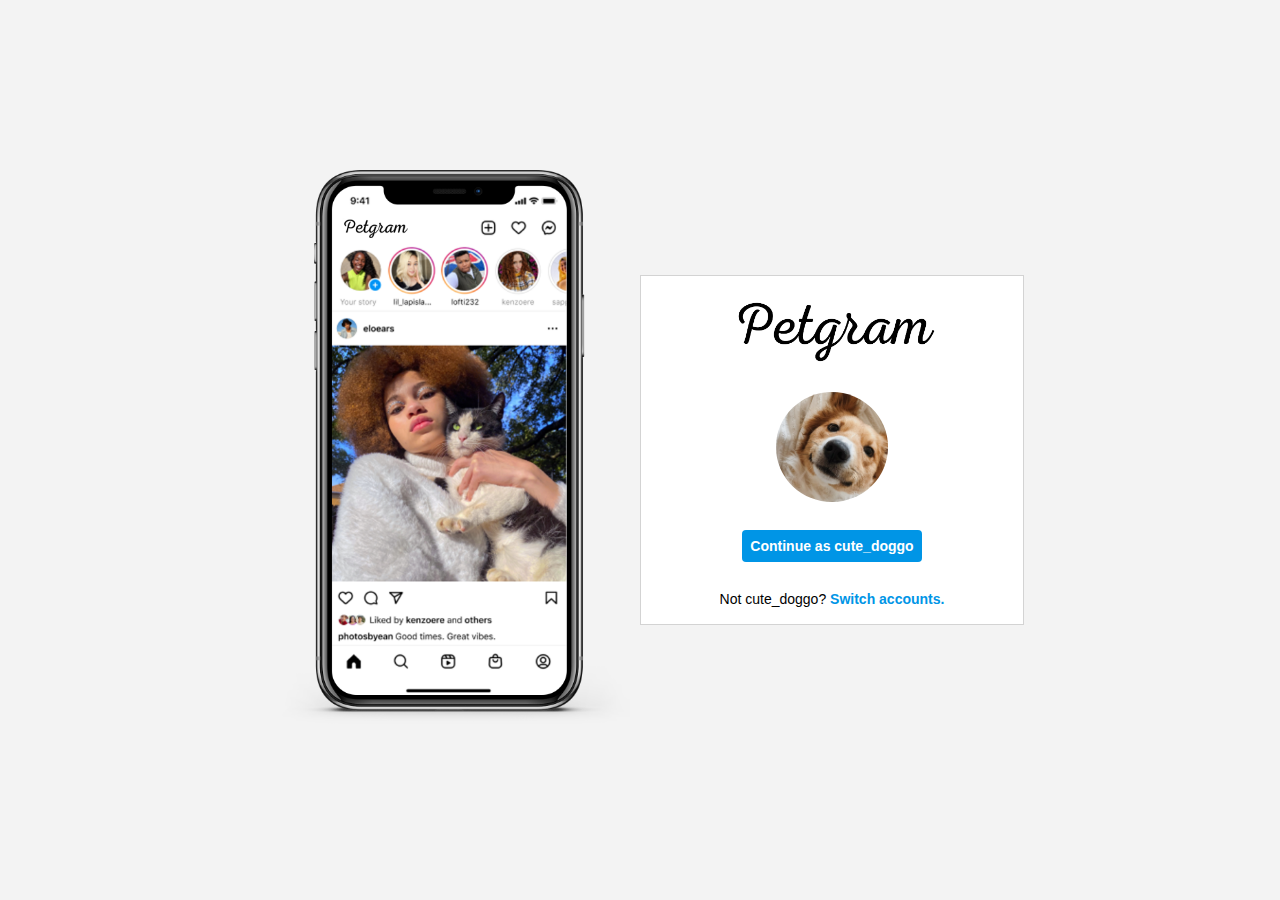
<file: petgram-project/index.html>
<!DOCTYPE html>
<html lang="en">
<head>
    <meta charset="UTF-8">
    <meta name="viewport" content="width=device-width, initial-scale=1.0">
    <link rel="stylesheet" href="style.css">
    <title>Petgram</title>
</head>
<body>
    <div class="petgram-page">
        <div class="petgram-phone">
            <img src="img/cellphone.png" alt="cellphone image" class="phone-image">
        </div>

        <div class="petgram-continue">
            <div class="group">
                <img src="img/petgram logo.png" alt="petgram logo" class="petgram-logo">
                <div class="petgram-profile">
                    <img src="img/dog-pic.jpg" alt="profile picture">
                </div>
                <a href="#" class="petgram-login"><b>Continue as cute_doggo</b></a>
                <p class="notaccount">Not cute_doggo?<a href="#" class="petgram-logout"><b> Switch accounts.</b></a></p>
            </div>
        </div>
    </div>
</body>
</html>
</file>
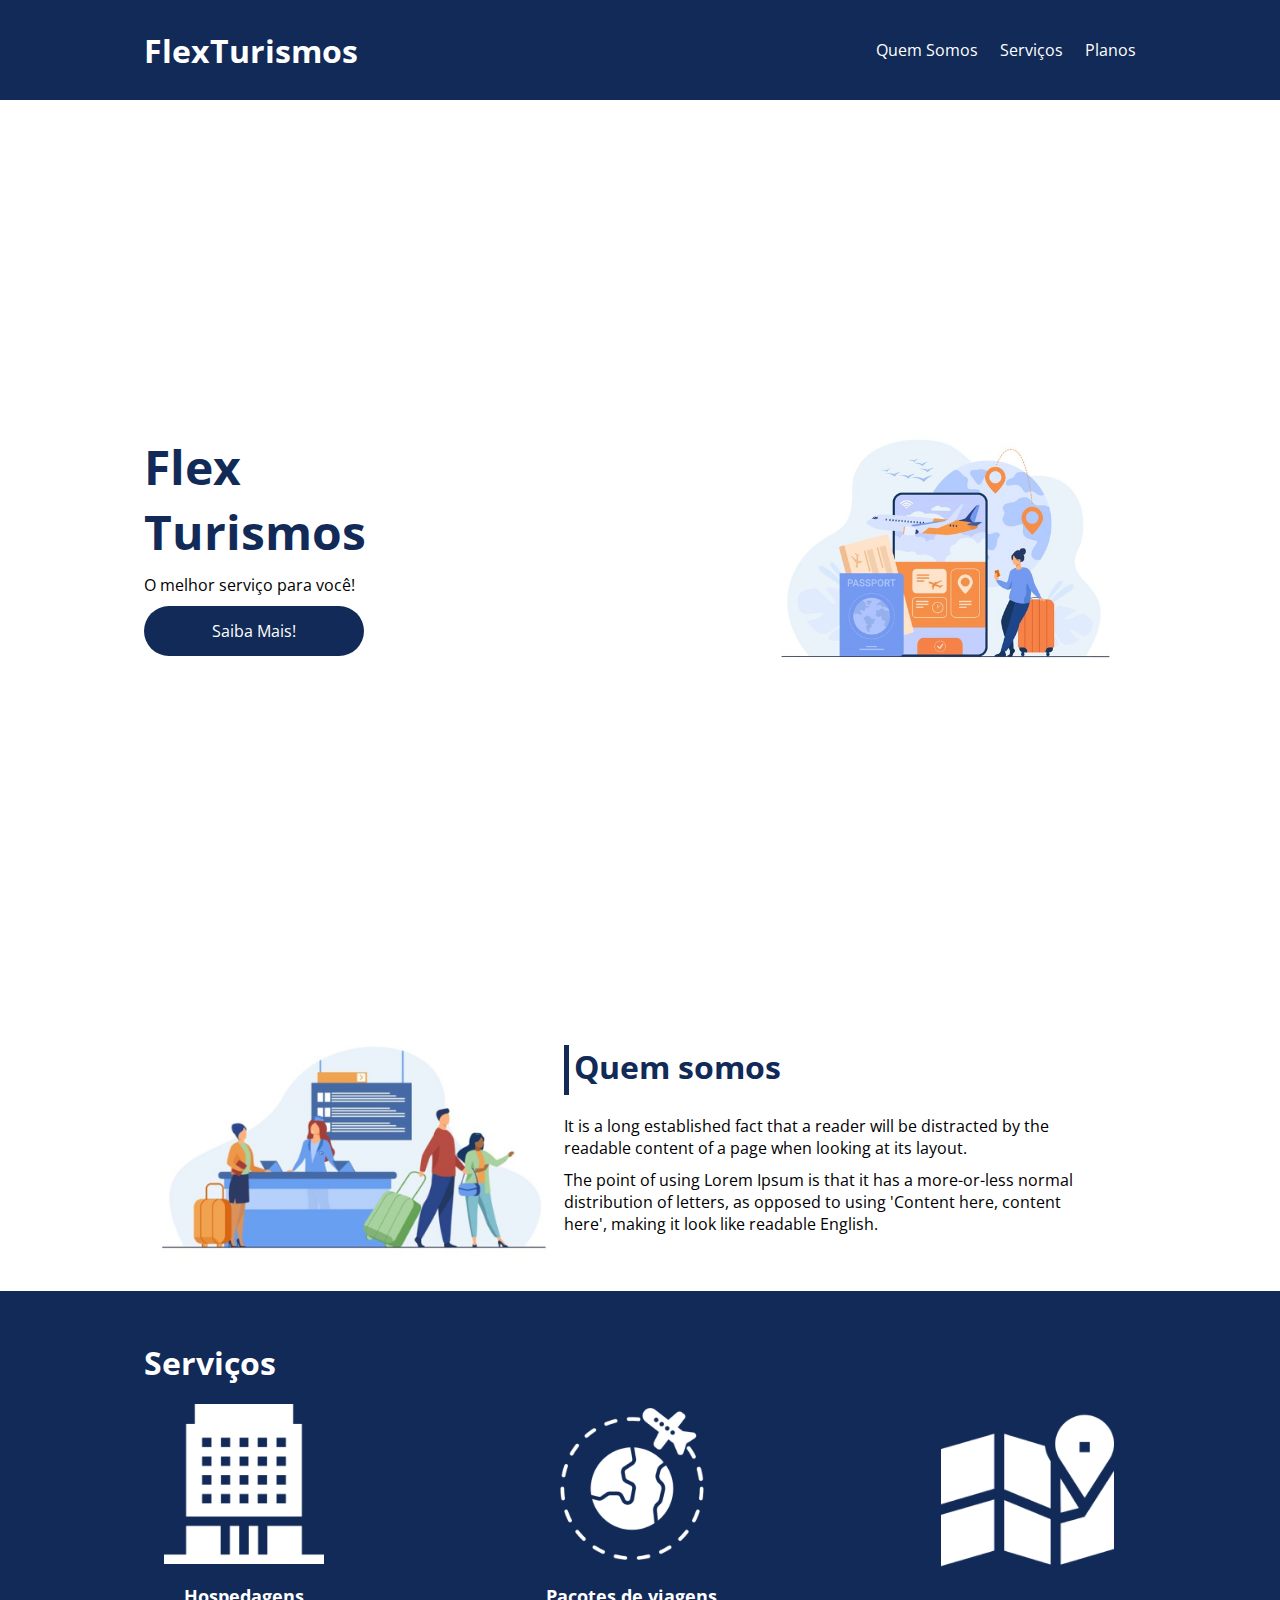
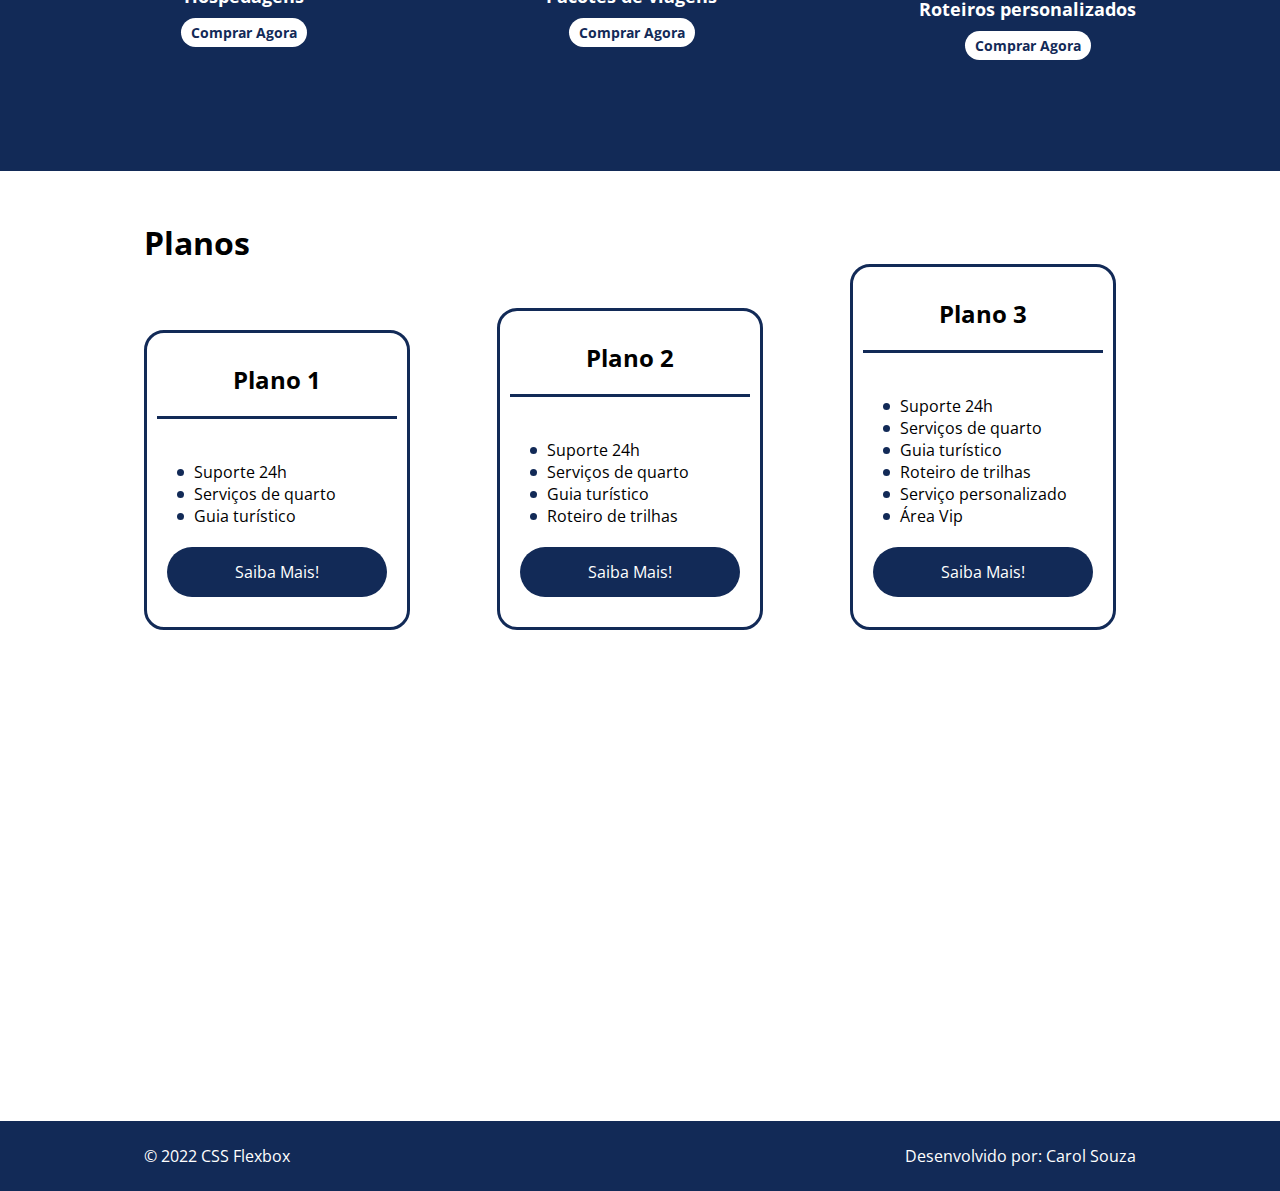
<file: flexbox-project/flex-projeto/index.html>
<!DOCTYPE html>
<html lang="pt-br">
<head>
    <meta charset="UTF-8">
    <meta name="viewport" content="width=device-width, initial-scale=1.0">
    <title>Flex Turismos</title>
    <link rel="stylesheet" href="./style.css">
    <link rel="preconnect" href="https://fonts.googleapis.com">
    <link rel="preconnect" href="https://fonts.gstatic.com" crossorigin>
    <link href="https://fonts.googleapis.com/css2?family=Open+Sans:ital,wght@0,300;0,400;0,500;0,600;0,700;0,800;1,300;1,400;1,500;1,600;1,700;1,800&display=swap" rel="stylesheet">
</head>
<body>
    <header>
        <div class="flex-container menu">
            <div><h1>FlexTurismos</h1></div>
            <ul class="list-items">
                <li><a href="#quem-somos">Quem Somos</a></li>
                <li><a href="#servicos">Serviços</a></li>
                <li><a href="#planos">Planos</a></li>
            </ul>
        </div>
    </header>

    <div class="flex-container apresentacao">
        <div class="texto-apresentacao">
            <h1>Flex <br>Turismos</h1>
            <p>O melhor serviço para você!</p>
            <a href="" class="btm">Saiba Mais!</a>
        </div>

        <div>
            <div><img src="./images/0-main.png" alt="banner de apresentação"></div>
        </div>
    </div>

    <div class="flex-container" id="quem-somos">
        <div>
            <h2>Quem somos</h2>
            <p>It is a long established fact that a reader will be distracted by the readable content of a page when looking at its layout. </p>
            <p>The point of using Lorem Ipsum is that it has a more-or-less normal distribution of letters, as opposed to using 'Content here, content here', making it look like readable English.</p>
        </div>

        <div>
            <img src="./images/1-quem-somos.png" alt="balcão de atendimento">
        </div>
    </div>

    <div class="container-externo">
        <div class="flex-container" id="servicos">
            <div>
                <h2>Serviços</h2>
            </div>

            <div class="list-servicos">
                <div class="item-servico">
                    <div><img src="./images/icon-2.png" alt="hospedagens"></div>
                    <p>Hospedagens</p>
                    <a href="#">Comprar Agora</a>
                </div>

                <div class="item-servico">
                    <div><img src="./images/icon-1.png" alt="pacote de viagens"></div>
                    <p>Pacotes de viagens</p>
                    <a href="#">Comprar Agora</a>
                </div>

                <div class="item-servico">
                    <div><img src="./images/icon-3.png" alt="roteiros personalizados"></div>
                    <p>Roteiros personalizados</p>
                    <a href="#">Comprar Agora</a>
                </div>

            </div>
        </div>
    </div>

    <div class="flex-container" id="planos">

        <div><h2>Planos</h2></div>

        <div class="list-planos">

            <div class="item-plano">
                <h3>Plano 1</h3>
                <br>
                <ul>
                    <li>Suporte 24h</li>
                    <li>Serviços de quarto</li>
                    <li>Guia turístico</li>
                </ul>
                <a href="#" class="btm">Saiba Mais!</a>
            </div>
    
            <div class="item-plano">
                <h3>Plano 2</h3>
                <br>
                <ul>
                    <li>Suporte 24h</li>
                    <li>Serviços de quarto</li>
                    <li>Guia turístico</li>
                    <li>Roteiro de trilhas</li>
                </ul>
                <a href="#" class="btm">Saiba Mais!</a>
            </div>
    
            <div class="item-plano">
                <h3>Plano 3</h3>
                <br>
                <ul>
                    <li>Suporte 24h</li>
                    <li>Serviços de quarto</li>
                    <li>Guia turístico</li>
                    <li>Roteiro de trilhas</li>
                    <li>Serviço personalizado</li>
                    <li>Área Vip</li>
                </ul>
                <a href="#" class="btm">Saiba Mais!</a>
            </div>

        </div>
    </div>

    <footer>
        <div class="flex-container">
            <p>&copy; 2022 CSS Flexbox</p>
            <p>Desenvolvido por: Carol Souza</p>
        </div>
    </footer>
</body>
</html>
</file>
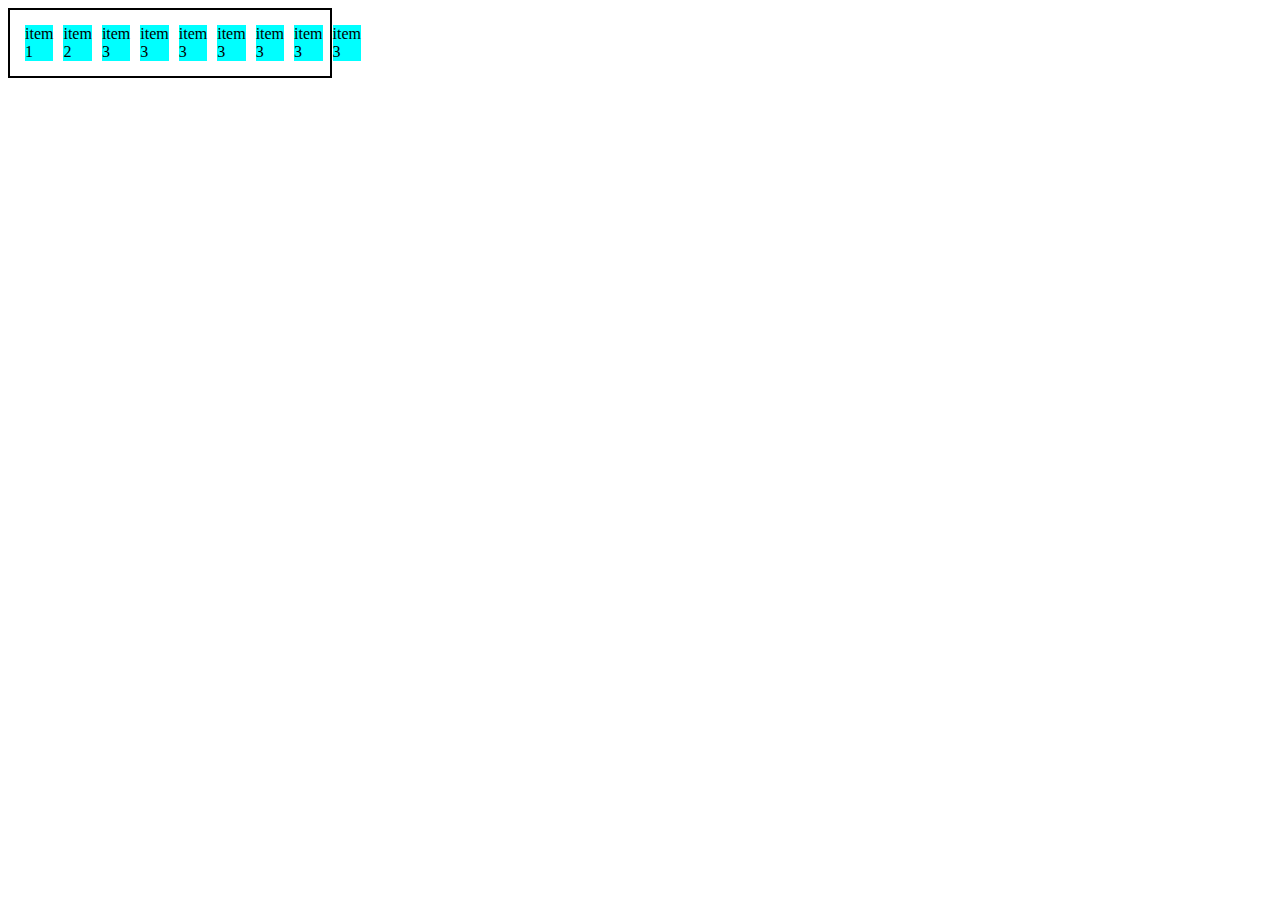
<file: flexbox-project/0-display-flex.html>
<!DOCTYPE html>
<html lang="en">
<head>
    <meta charset="UTF-8">
    <meta name="viewport" content="width=device-width, initial-scale=1.0">
    <title>Fundamentos - display flex</title>
    <style>
        .flex{
            max-width: 300px;
            padding: 10px;
            border: 2px solid black;
            display: flex;
        }

        .item{
            background-color: aqua;
            margin: 5px;
        }
    </style>
</head>
<body>
    <div class="flex">
        <div class="item">item 1</div>
        <div class="item">item 2</div>
        <div class="item">item 3</div>
        <div class="item">item 3</div>
        <div class="item">item 3</div>
        <div class="item">item 3</div>
        <div class="item">item 3</div>
        <div class="item">item 3</div>
        <div class="item">item 3</div>
    </div>
</body>
</html>
</file>
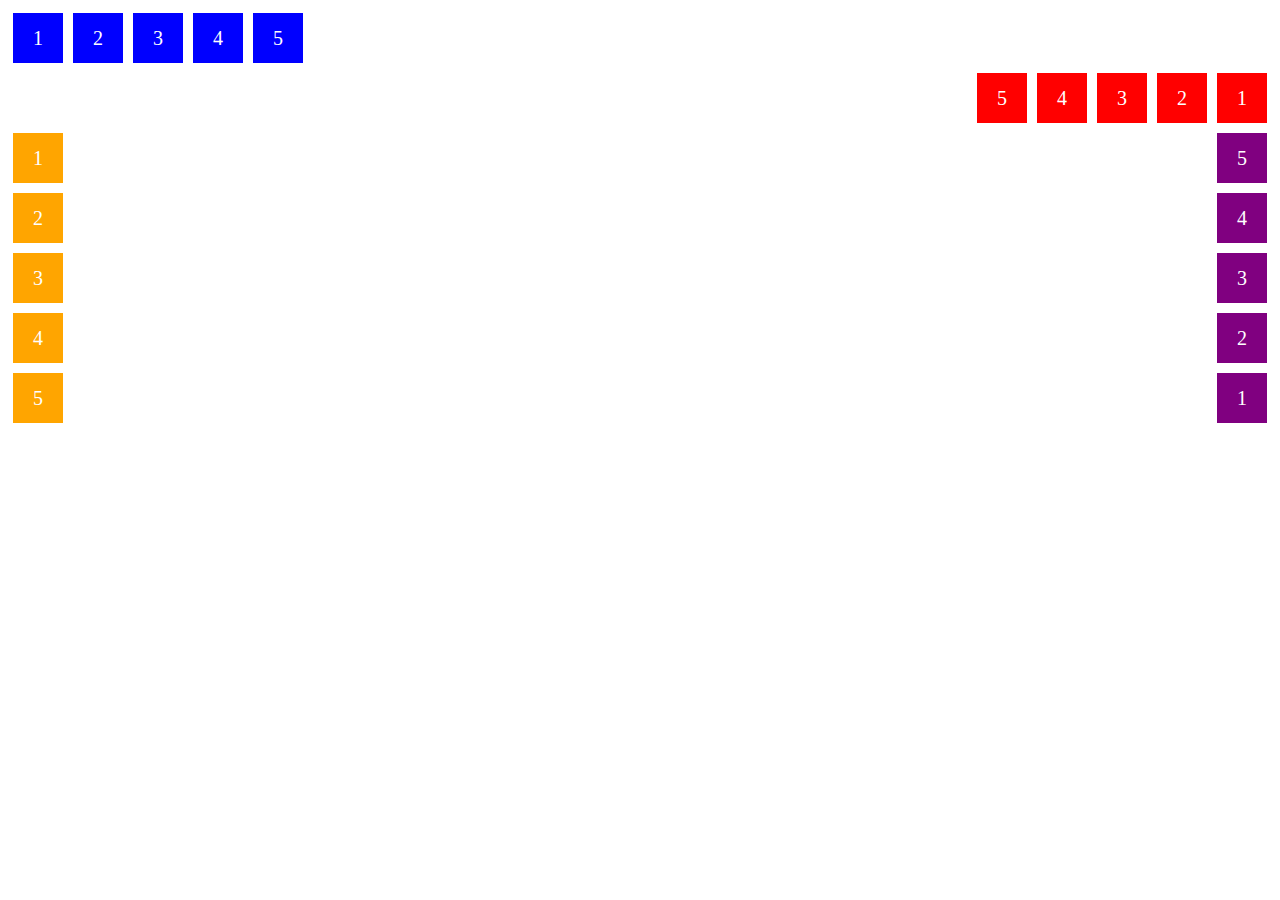
<file: flexbox-project/1-flex-direction.html>
<!DOCTYPE html>
<html lang="en">
<head>
    <meta charset="UTF-8">
    <meta name="viewport" content="width=device-width, initial-scale=1.0">
    <title>Fundamentos - Flex direction</title>

    <style>
        .flex-container{
            margin: 0;
            padding: 0;
            display: flex;
            list-style: none;
        }

        .flex-item{
            background: blue;
            height: 50px;
            width: 50px;
            line-height: 50px;
            font-size: 20px;
            color: white;
            text-align: center;
            margin: 5px;
        }

        .row{
            flex-direction: row;
        }

        .row-reverse{
            flex-direction: row-reverse;
        }

        .row-reverse li{
            background-color: red;
        }

        .column{
            float: left;
            flex-direction: column;
        }

        .column li{
            background: orange;
        }

        .column-reverse{
            float: right;
            flex-direction: column-reverse;
        }

        .column-reverse li{
            background: purple;
        }

    </style>
</head>
<body>
    <ul class="flex-container row">
        <li class="flex-item">1</li>
        <li class="flex-item">2</li>
        <li class="flex-item">3</li>
        <li class="flex-item">4</li>
        <li class="flex-item">5</li>
    </ul>

    <ul class="flex-container row-reverse">
        <li class="flex-item">1</li>
        <li class="flex-item">2</li>
        <li class="flex-item">3</li>
        <li class="flex-item">4</li>
        <li class="flex-item">5</li>
    </ul>

    <ul class="flex-container column">
        <li class="flex-item">1</li>
        <li class="flex-item">2</li>
        <li class="flex-item">3</li>
        <li class="flex-item">4</li>
        <li class="flex-item">5</li>
    </ul>

    <ul class="flex-container column-reverse">
        <li class="flex-item">1</li>
        <li class="flex-item">2</li>
        <li class="flex-item">3</li>
        <li class="flex-item">4</li>
        <li class="flex-item">5</li>
    </ul>
</body>
</html>
</file>
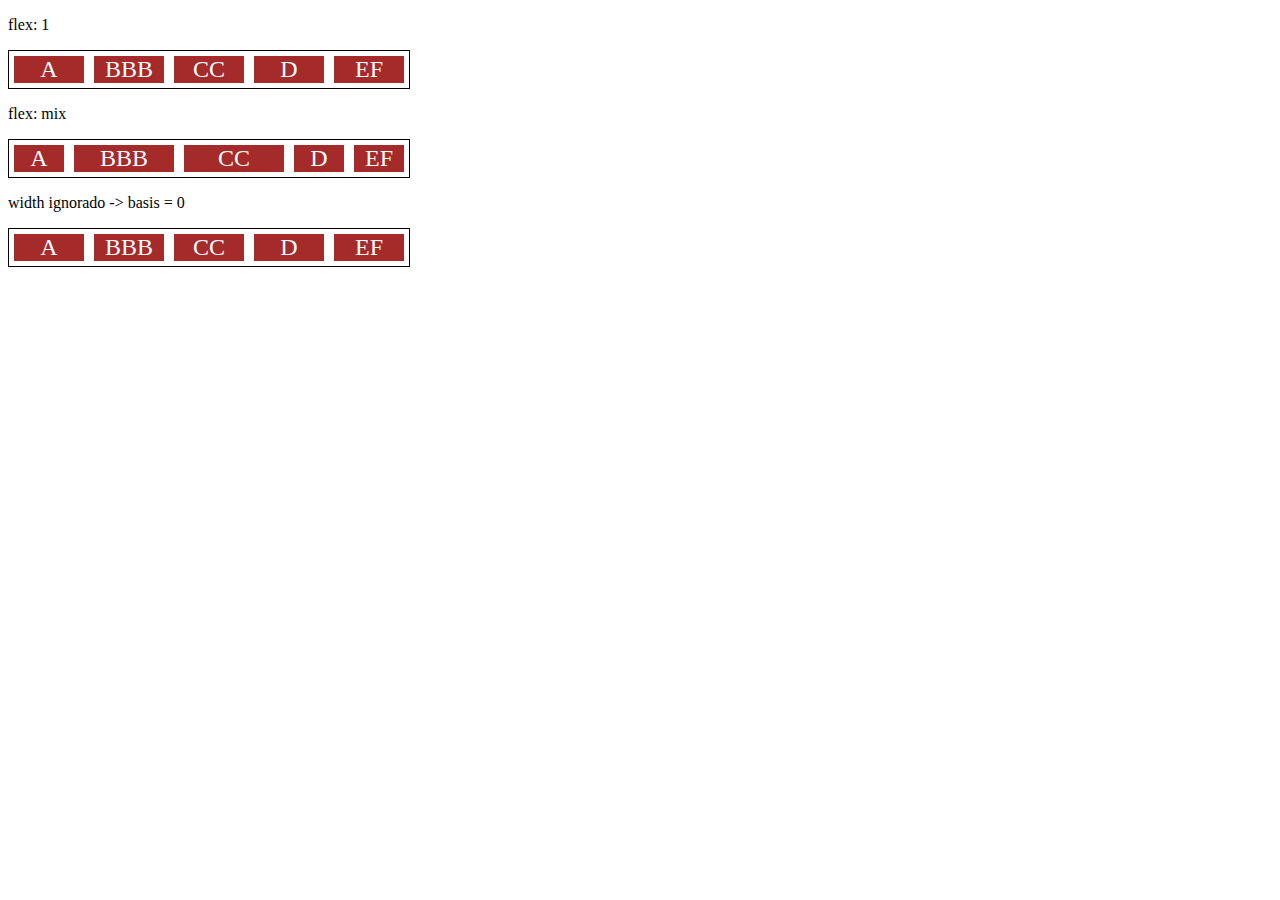
<file: flexbox-project/10-flex.html>
<!DOCTYPE html>
<html lang="en">
<head>
    <meta charset="UTF-8">
    <meta name="viewport" content="width=device-width, initial-scale=1.0">
    <title>Fundamentos - flex</title>
    <style>
        .flex-container{
            display: flex;
            border: 1px solid black;
            max-width: 400px;
            margin-bottom: 10px;
        }

        .item{
            background-color: brown;
            color: white;
            font-size: 24px;
            text-align: center;
            margin: 5PX;
        }

        .flex-1{
            flex: 1; 
            /* grow = 1, shrink = 1, basis = 0 */
        }

        .largura{
            width: 200px;
            /* min-width: 250px; */
        }

        .flex-2{
            flex: 2; 
            /* grow = 2, shrink = 1, basis = 0 */
        }

    </style>
</head>
<body>
    <p>flex: 1</p>
    <div class="flex-container">
        <div class="item flex-1">A</div>
        <div class="item flex-1">BBB</div>
        <div class="item flex-1">CC</div>
        <div class="item flex-1">D</div>
        <div class="item flex-1">EF</div>
    </div>

    <p>flex: mix</p>
    <div class="flex-container">
        <div class="item flex-1">A</div>
        <div class="item flex-2">BBB</div>
        <div class="item flex-2">CC</div>
        <div class="item flex-1">D</div>
        <div class="item flex-1">EF</div>
    </div>

    <p>width ignorado -> basis = 0</p>

    <div class="flex-container">
        <div class="item flex-1 largura">A</div>
        <div class="item flex-1 largura">BBB</div>
        <div class="item flex-1 largura">CC</div>
        <div class="item flex-1 largura">D</div>
        <div class="item flex-1 largura">EF</div>
    </div>
</body>
</html>
</file>
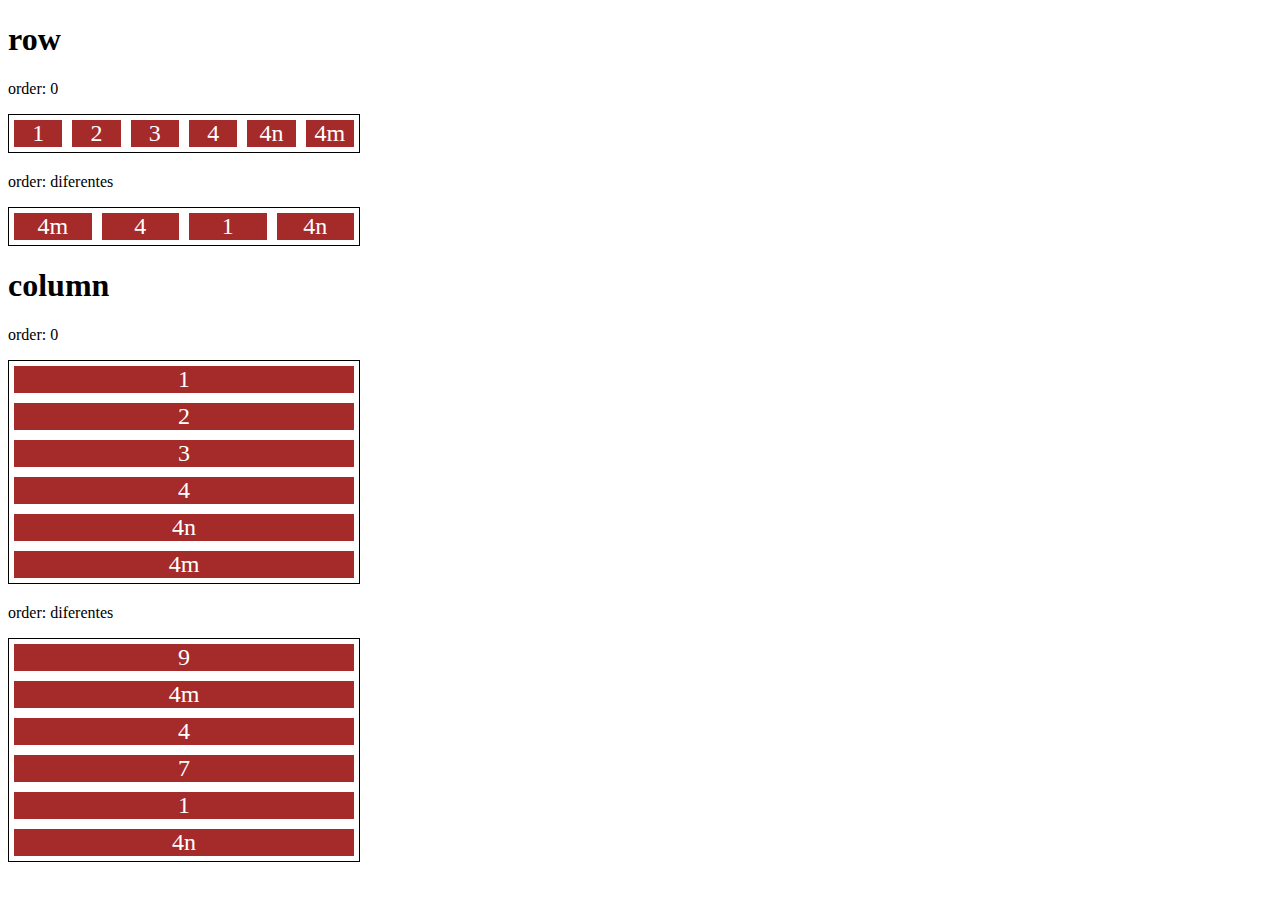
<file: flexbox-project/11-order.html>
<!DOCTYPE html>
<html lang="en">
<head>
    <meta charset="UTF-8">
    <meta name="viewport" content="width=device-width, initial-scale=1.0">
    <title>Fundamentos - order</title>

    <style>
        .flex-container{
            display: flex;
            max-width: 350px;
            border: 1px solid black;
            margin-bottom: 20px;
        }

        .item{
            flex: 1;
            background: brown;
            color: white;
            text-align: center;
            font-size: 24px;
            margin: 5px;
        }
        .o1{
            order: 1;
        }

        .o2{
            order: 2;
        }

        .o3{
            order: 3;
        }

        .o4{
            order: 4;
        }

        .direction{
            flex-direction: column;
        }
    </style>
</head>
<body>
    <h1>row</h1>
    <p>order: 0</p>
    <div class="flex-container">
        <div class="item">1</div>
        <div class="item">2</div>
        <div class="item">3</div>
        <div class="item">4</div>
        <div class="item">4n</div>
        <div class="item">4m</div>
    </div>

    <p>order: diferentes</p>
    <div class="flex-container">
        <div class="item o3">1</div>
        <div class="item o2">4</div>
        <div class="item o3">4n</div>
        <div class="item o1">4m</div>
    </div>


    <h1>column</h1>
    <p>order: 0</p>
    <div class="flex-container direction">
        <div class="item">1</div>
        <div class="item">2</div>
        <div class="item">3</div>
        <div class="item">4</div>
        <div class="item">4n</div>
        <div class="item">4m</div>
    </div>

    <p>order: diferentes</p>
    <div class="flex-container direction">
        <div class="item o3">7</div>
        <div class="item o1">9</div>
        <div class="item o3">1</div>
        <div class="item o2">4</div>
        <div class="item o3">4n</div>
        <div class="item o1">4m</div>
    </div>
</body>
</html>
</file>
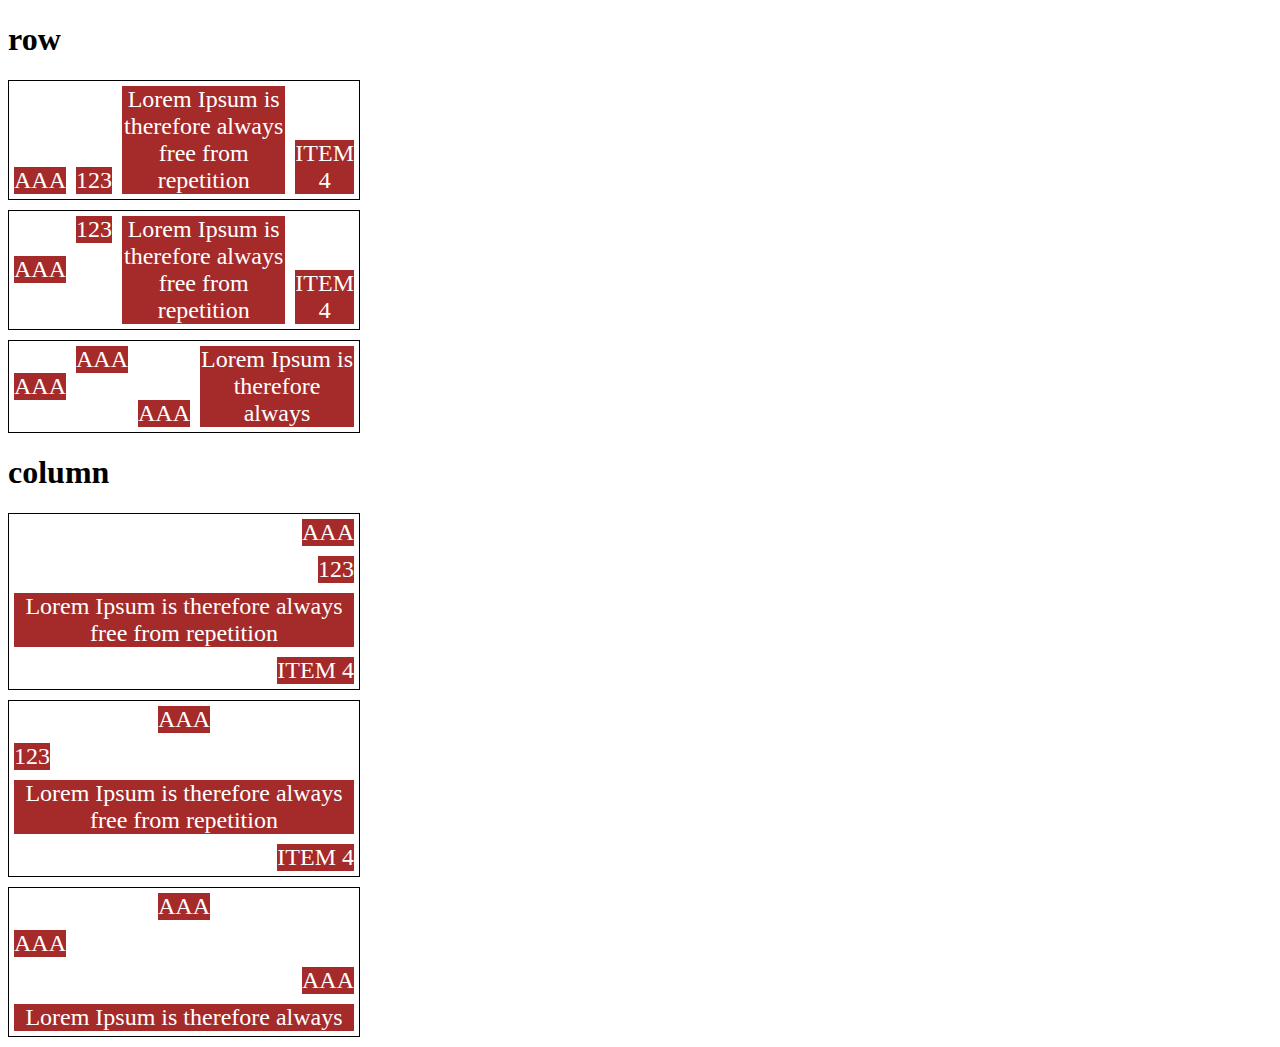
<file: flexbox-project/13-align-self.html>
<!DOCTYPE html>
<html lang="en">
<head>
    <meta charset="UTF-8">
    <meta name="viewport" content="width=device-width, initial-scale=1.0">
    <title>Fundamnetos - align self</title>

    <style>
        .flex-container{
            max-width: 350px;
            border: 1px solid;
            margin-bottom: 10px;
            display: flex;
        }

        .align-container{
            align-items: flex-end;
        }

        .item{
            background-color: brown;
            color: white;
            font-size: 24px;
            text-align: center;
            margin: 5px;
        }

        .center{
            align-self: center;
        }

        .start{
            align-self: flex-start;
        }

        .end{
            align-self: flex-end;
        }

        .baseline{
            align-self: baseline;
        }

        .stretch{
            align-self: stretch;
        }

        .auto{
            align-self: auto;
        }

        .direction{
            flex-direction: column;
        }
    </style>
</head>
<body>

    <h1>row</h1>
    <section class="flex-container align-container">
        <div class="item auto">AAA</div>
        <div class="item auto">123</div>
        <div class="item auto">Lorem Ipsum is therefore always free from repetition</div>
        <div class="item auto">ITEM 4</div>
    </section>

    <section class="flex-container">
        <div class="item center">AAA</div>
        <div class="item start">123</div>
        <div class="item stretch">Lorem Ipsum is therefore always free from repetition</div>
        <div class="item end">ITEM 4</div>
    </section>

    <section class="flex-container">
        <div class="item center">AAA</div>
        <div class="item start">AAA</div>
        <div class="item end">AAA</div>
        <div class="item stretch">Lorem Ipsum is therefore always</div>
    </section>

    <h1>column</h1>

    <section class="flex-container align-container direction">
        <div class="item auto">AAA</div>
        <div class="item auto">123</div>
        <div class="item auto">Lorem Ipsum is therefore always free from repetition</div>
        <div class="item auto">ITEM 4</div>
    </section>

    <section class="flex-container direction">
        <div class="item center">AAA</div>
        <div class="item start">123</div>
        <div class="item stretch">Lorem Ipsum is therefore always free from repetition</div>
        <div class="item end">ITEM 4</div>
    </section>

    <section class="flex-container direction">
        <div class="item center">AAA</div>
        <div class="item start">AAA</div>
        <div class="item end">AAA</div>
        <div class="item stretch">Lorem Ipsum is therefore always</div>
    </section>
    
    
</body>
</html>
</file>
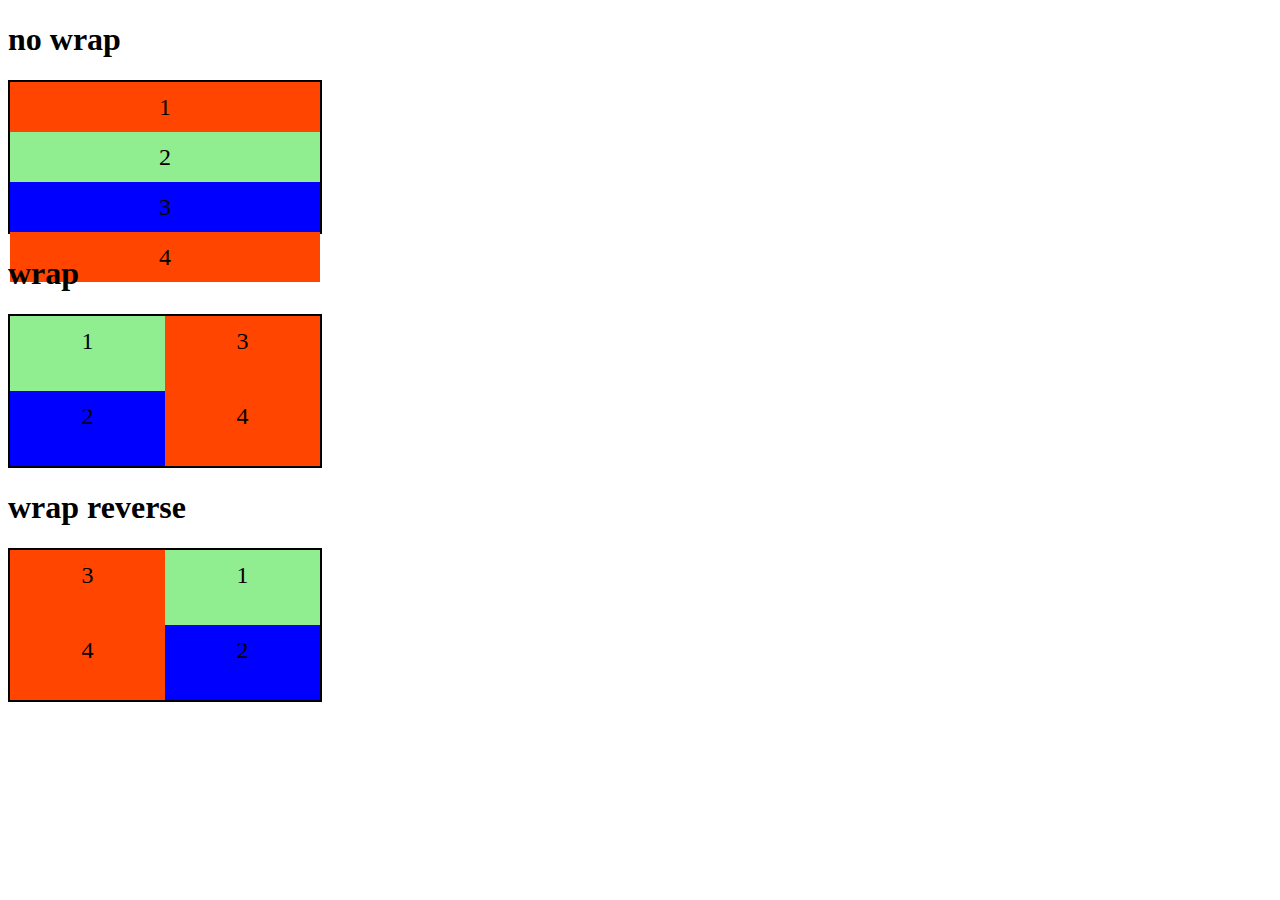
<file: flexbox-project/2-flex-wrap.html>
<!DOCTYPE html>
<html lang="en">
<head>
    <meta charset="UTF-8">
    <meta name="viewport" content="width=device-width, initial-scale=1.0">
    <title>Fundamentos - flex wrap</title>

    <style>
        .flex-container{
            display: flex;
            flex-direction: column;
            height: 150px;
            border: 2px solid black;
            max-width: 310px;
        }

        .item{
            font-size: 24px;
            height: 50%;
            text-align: center;
            min-width: 100px;
            line-height: 50px;
        }

        .nowrap{
            flex-wrap: nowrap;
        }

        .wrap{
            flex-wrap: wrap;
        }

        .wrap-reverse{
            flex-wrap: wrap-reverse;
        }

        .blue{
            background-color: blue;
        }

        .green{
            background-color: lightgreen;
        }

        .orange{
            background-color: orangered;
        }
    </style>
</head>
<body>
    <h1>no wrap</h1>

    <div class="flex-container nowrap">
        <div class="item orange">1</div>
        <div class="item green">2</div>
        <div class="item blue">3</div>
        <div class="item orange">4</div>
    </div>

    <h1>wrap</h1>

    <div class="flex-container wrap">
        <div class="item green">1</div>
        <div class="item blue">2</div>
        <div class="item orange">3</div>
        <div class="item orange">4</div>
    </div>

    <h1>wrap reverse</h1>

    <div class="flex-container wrap-reverse">
        <div class="item green">1</div>
        <div class="item blue">2</div>
        <div class="item orange">3</div>
        <div class="item orange">4</div>
    </div>


</body>
</html>
</file>
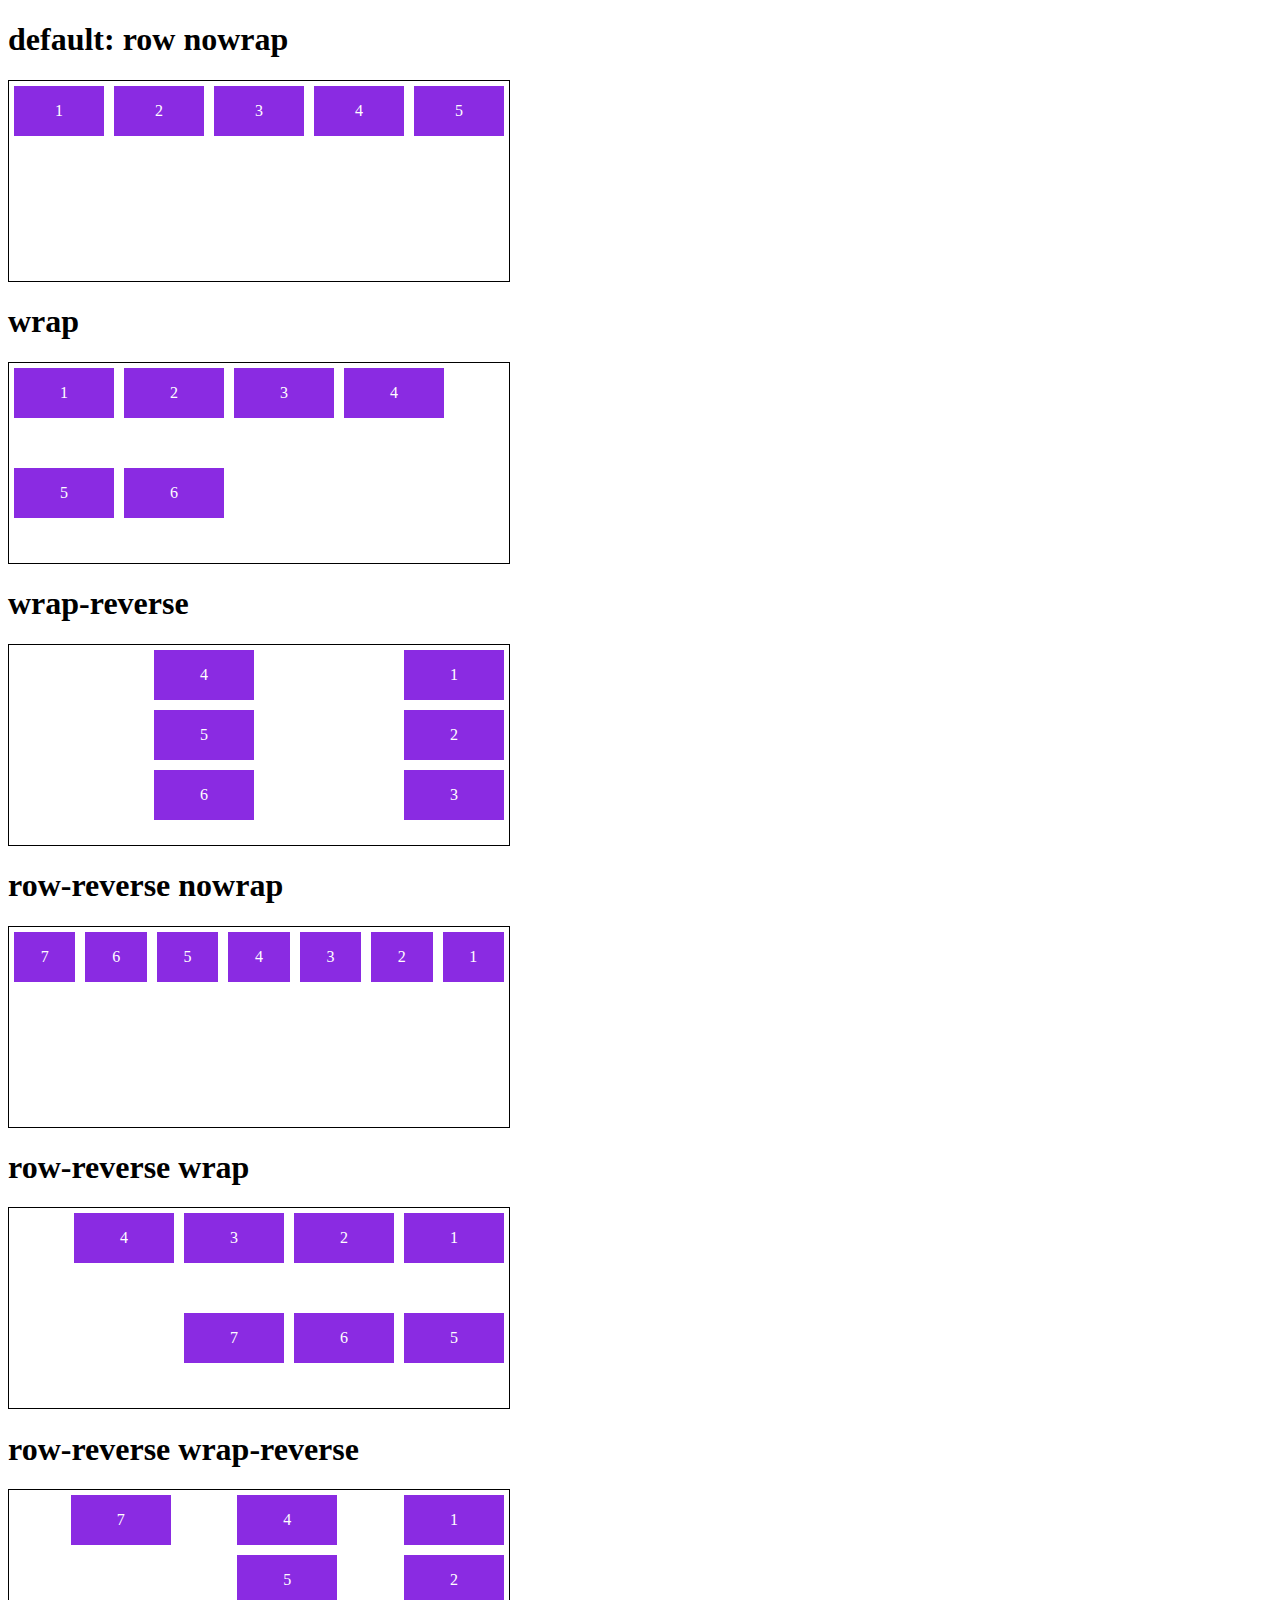
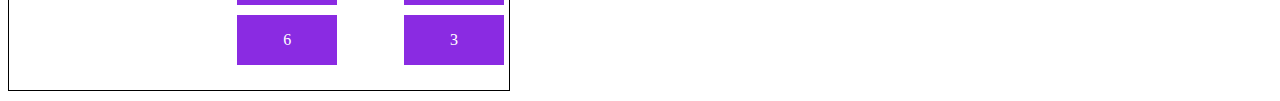
<file: flexbox-project/3-flex-flow.html>
<!DOCTYPE html>
<html lang="en">
<head>
    <meta charset="UTF-8">
    <meta name="viewport" content="width=device-width, initial-scale=1.0">
    <title>Fundamentos - flex flow</title>

    <style>
        .flex-container{
            display: flex;
            border: 1px solid black;
            max-width: 500px;
            margin-bottom: 10px;
            height: 200px;
        }

        .default{
            flex-flow: row nowrap;
        }

        .wrap{
            flex-flow: row wrap;
        }

        .wrap-reverse{
            flex-flow: column wrap-reverse;
        }

        .r-nowrap{
            flex-flow: row-reverse nowrap;
        }

        .r-wrap{
            flex-flow: row-reverse wrap;
        }

        .rr-wrap{
            flex-flow: column wrap-reverse;
        }

        .item{
            background-color: blueviolet;
            margin: 5px;
            color: white;
            text-align: center;
            width: 100px;
            height: 50px;
            line-height: 50px;
        }
    </style>
</head>
<body>
    <h1>default: row nowrap</h1>
    <div class="flex-container default">
        <div class="item">1</div>
        <div class="item">2</div>
        <div class="item">3</div>
        <div class="item">4</div>
        <div class="item">5</div>
    </div>

    <h1>wrap</h1>
    <div class="flex-container wrap">
        <div class="item">1</div>
        <div class="item">2</div>
        <div class="item">3</div>
        <div class="item">4</div>
        <div class="item">5</div>
        <div class="item">6</div>
    </div>

    <h1>wrap-reverse</h1>
    <div class="flex-container wrap-reverse">
        <div class="item">1</div>
        <div class="item">2</div>
        <div class="item">3</div>
        <div class="item">4</div>
        <div class="item">5</div>
        <div class="item">6</div>
    </div>

    <h1>row-reverse nowrap</h1>
    <div class="flex-container r-nowrap">
        <div class="item">1</div>
        <div class="item">2</div>
        <div class="item">3</div>
        <div class="item">4</div>
        <div class="item">5</div>
        <div class="item">6</div>
        <div class="item">7</div>
    </div>

    <h1>row-reverse wrap</h1>
    <div class="flex-container r-wrap">
        <div class="item">1</div>
        <div class="item">2</div>
        <div class="item">3</div>
        <div class="item">4</div>
        <div class="item">5</div>
        <div class="item">6</div>
        <div class="item">7</div>
    </div>

    <h1>row-reverse wrap-reverse</h1>
    <div class="flex-container rr-wrap">
        <div class="item">1</div>
        <div class="item">2</div>
        <div class="item">3</div>
        <div class="item">4</div>
        <div class="item">5</div>
        <div class="item">6</div>
        <div class="item">7</div>
    </div>
</body>
</html>
</file>
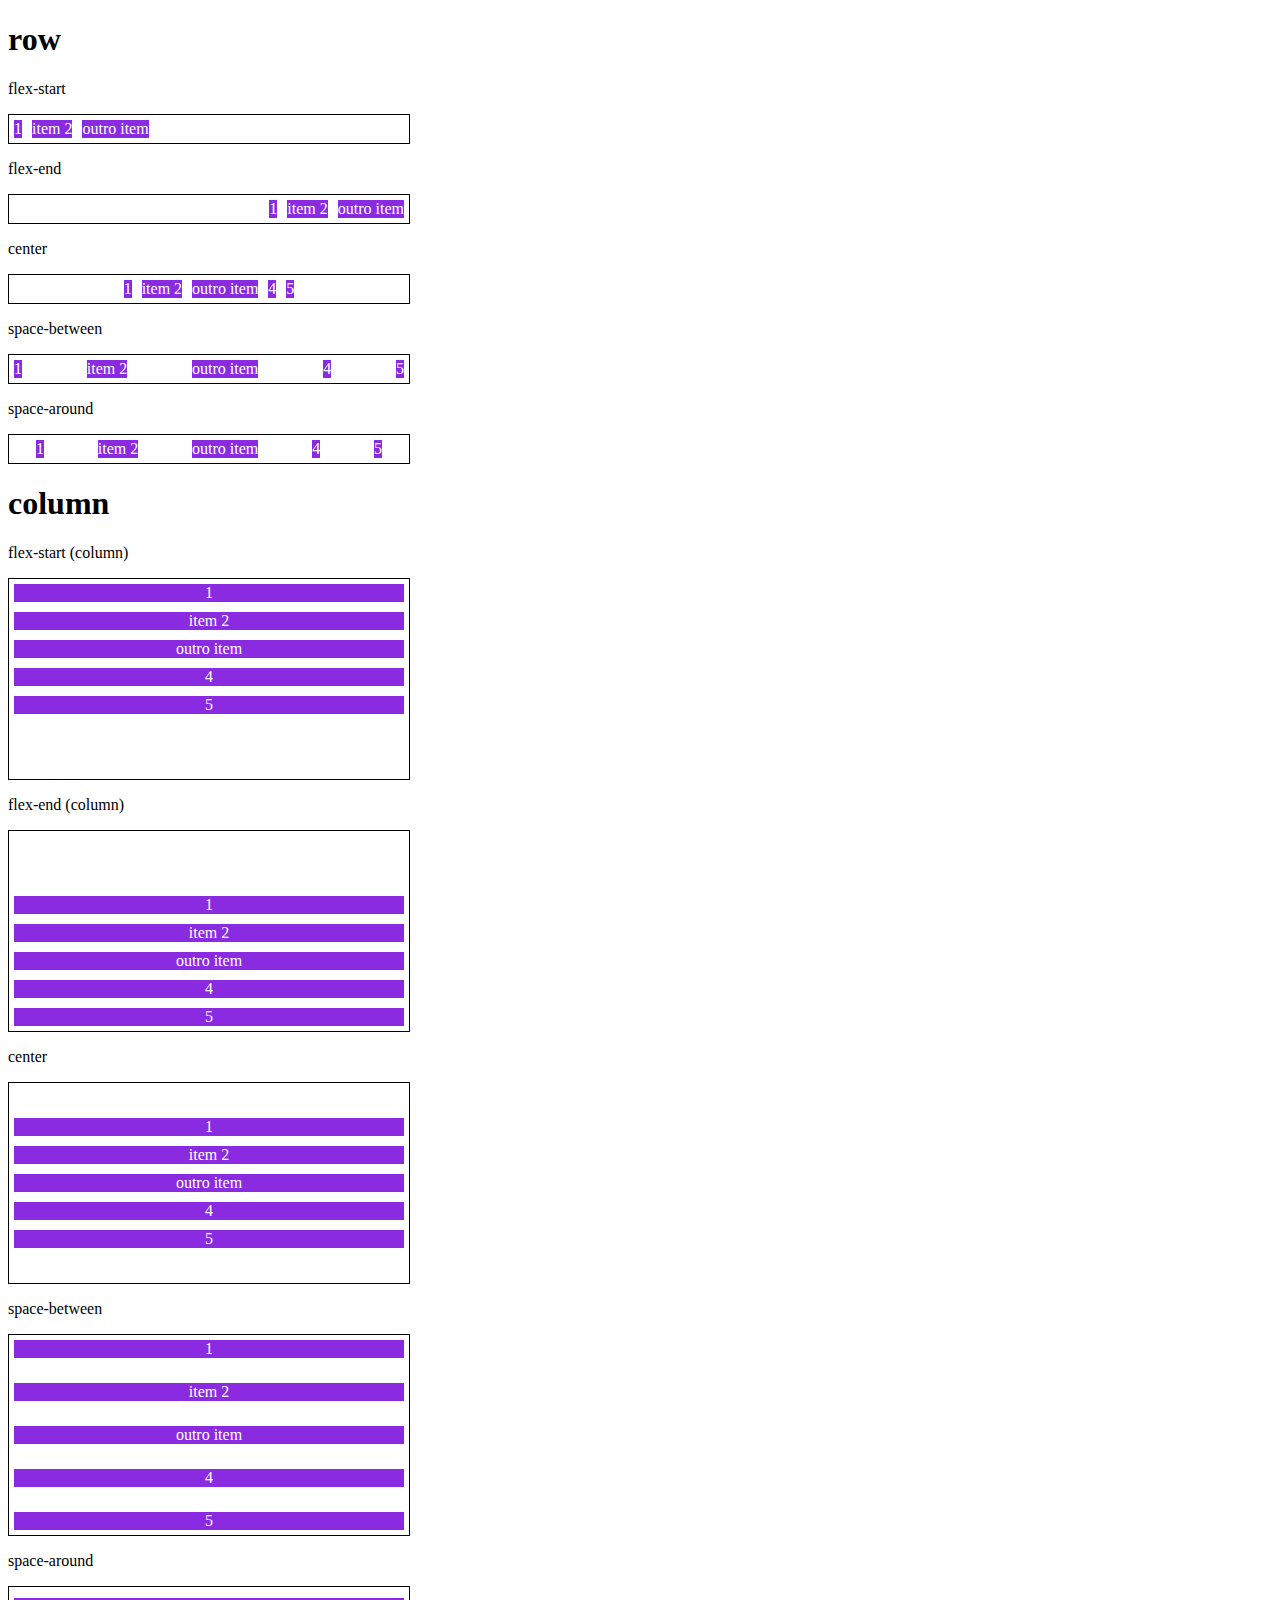
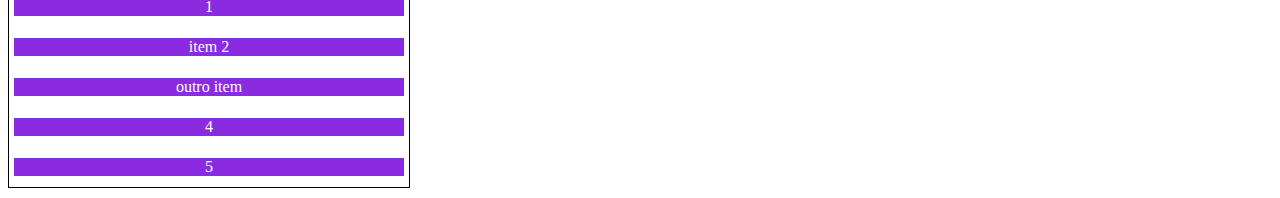
<file: flexbox-project/4-justify-content.html>
<!DOCTYPE html>
<html lang="en">
<head>
    <meta charset="UTF-8">
    <meta name="viewport" content="width=device-width, initial-scale=1.0">
    <title>Fundamentos - justify-content</title>
    <style>
        .container{
            max-width: 400px;
            border: 1px solid black;
            margin: 0;
            display: flex;
            margin-bottom: 10px;
        }

        .item{
            background-color: blueviolet;
            margin: 5px;
            text-align: center;
            color: white;
        }
        
        .flex-start{
            justify-content: flex-start;
        }

        .flex-end{
            justify-content: flex-end;
        }

        .center{
            justify-content: center;
        }

        .space-between{
            justify-content: space-between;
        }

        .space-around{
            justify-content: space-around;
        }

        .column{
            flex-direction: column;
            min-height: 200px;
        }
    </style>
</head>
<body>
    <h1>row</h1>
    <p>flex-start</p>
    <section class="container flex-start">
        <div class="item">1</div>
        <div class="item">item 2</div>
        <div class="item">outro item</div>
    </section>

    <p>flex-end</p>
    <section class="container flex-end">
        <div class="item">1</div>
        <div class="item">item 2</div>
        <div class="item">outro item</div>
    </section>

    <p>center</p>
    <section class="container center">
        <div class="item">1</div>
        <div class="item">item 2</div>
        <div class="item">outro item</div>
        <div class="item">4</div>
        <div class="item">5</div>
    </section>

    <p>space-between</p>
    <section class="container space-between">
        <div class="item">1</div>
        <div class="item">item 2</div>
        <div class="item">outro item</div>
        <div class="item">4</div>
        <div class="item">5</div>
    </section>

    <p>space-around</p>
    <section class="container space-around">
        <div class="item">1</div>
        <div class="item">item 2</div>
        <div class="item">outro item</div>
        <div class="item">4</div>
        <div class="item">5</div>
    </section>

    <h1>column</h1>

    <p>flex-start (column)</p>
    <section class="container flex-start column">
        <div class="item">1</div>
        <div class="item">item 2</div>
        <div class="item">outro item</div>
        <div class="item">4</div>
        <div class="item">5</div>
    </section>

    <p>flex-end (column)</p>
    <section class="container flex-end column">
        <div class="item">1</div>
        <div class="item">item 2</div>
        <div class="item">outro item</div>
        <div class="item">4</div>
        <div class="item">5</div>
    </section>
    
    <p>center</p>
    <section class="container center column">
        <div class="item">1</div>
        <div class="item">item 2</div>
        <div class="item">outro item</div>
        <div class="item">4</div>
        <div class="item">5</div>
    </section>

    <p>space-between</p>
    <section class="container space-between column">
        <div class="item">1</div>
        <div class="item">item 2</div>
        <div class="item">outro item</div>
        <div class="item">4</div>
        <div class="item">5</div>
    </section>

    <p>space-around</p>
    <section class="container space-around column">
        <div class="item">1</div>
        <div class="item">item 2</div>
        <div class="item">outro item</div>
        <div class="item">4</div>
        <div class="item">5</div>
    </section>
</body>
</html>
</file>
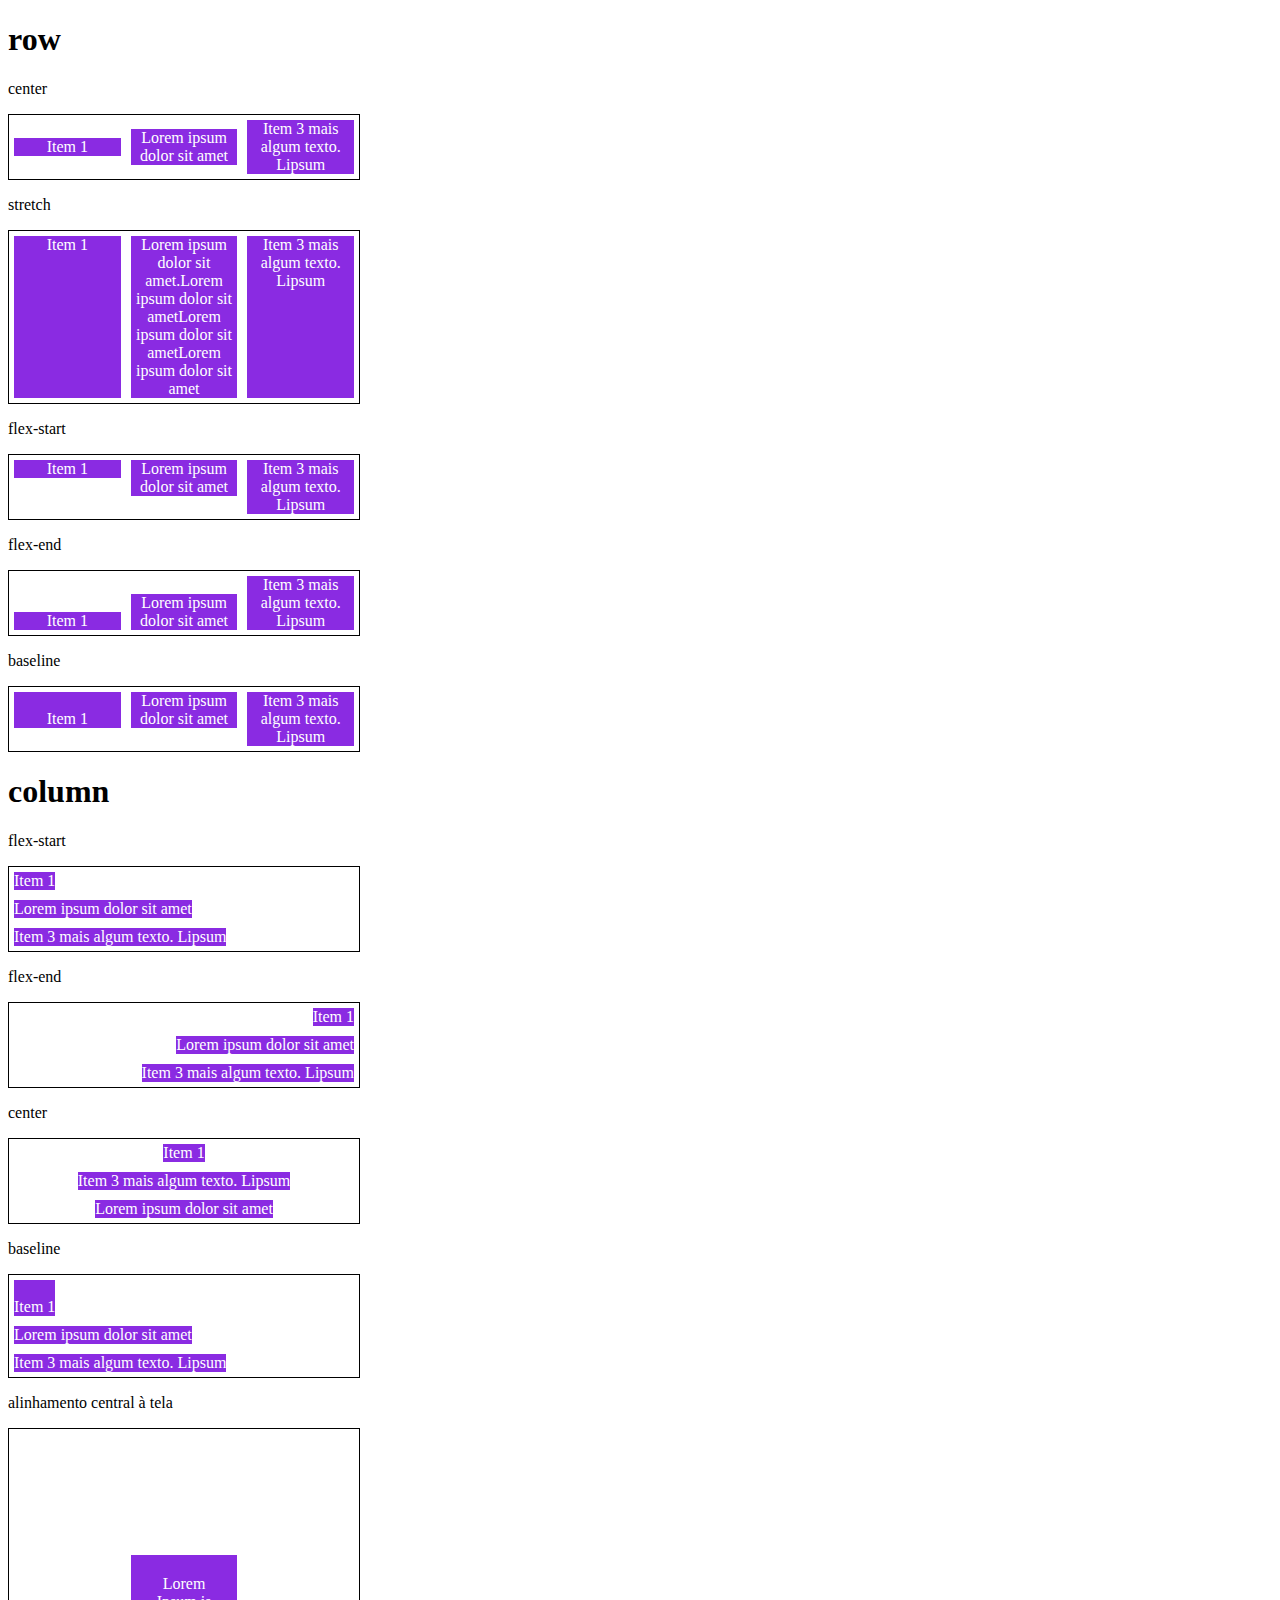
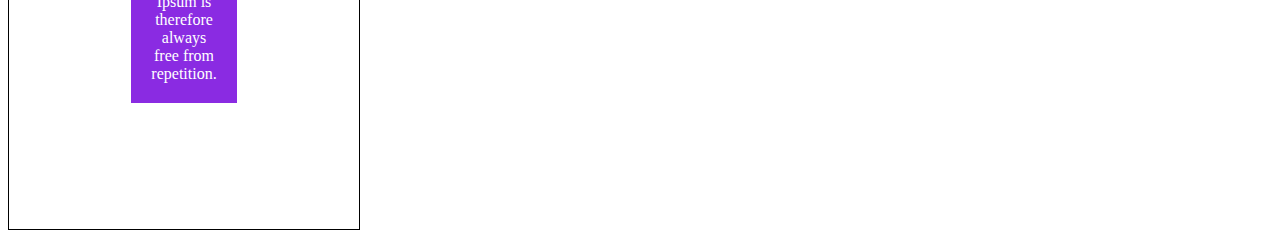
<file: flexbox-project/5-align-items.html>
<!DOCTYPE html>
<html lang="en">
<head>
    <meta charset="UTF-8">
    <meta name="viewport" content="width=device-width, initial-scale=1.0">
    <title>Fundamentos - align items</title>

    <style>
        .container{
            max-width: 350px;
            border: 1px solid black;
            display: flex;
        }

        .item{
            background-color: blueviolet;
            margin: 5px;
            color: white;
            text-align: center;
            flex: 1;
        }
        
        .center{
            align-items: center;
        }

        .stretch{
            align-items: stretch;
        }

        .start{
            align-items: flex-start;
        }

        .end{
            align-items: flex-end;
        }

        .baseline{
            align-items: baseline;
        }

        .column{
            flex-direction: column;
        }

        .central{
            height: 400px;
            justify-content: center;
        }
        .central .item{
            flex: 0;
            padding: 20px;
        }
    </style>
</head>
<body>
    <h1>row</h1>
    <p>center</p>
    <section class="container center">
        <div class="item">Item 1</div>
        <div class="item">Lorem ipsum dolor sit amet</div>
        <div class="item">Item 3 mais algum texto. Lipsum</div>
    </section>

    <p>stretch</p>
    <section class="container stretch">
        <div class="item">Item 1</div>
        <div class="item">Lorem ipsum dolor sit amet.Lorem ipsum dolor sit ametLorem ipsum dolor sit ametLorem ipsum dolor sit amet</div>
        <div class="item">Item 3 mais algum texto. Lipsum</div>
    </section>

    <p>flex-start</p>
    <section class="container start">
        <div class="item">Item 1</div>
        <div class="item">Lorem ipsum dolor sit amet</div>
        <div class="item">Item 3 mais algum texto. Lipsum</div>
    </section>

    <p>flex-end</p>
    <section class="container end">
        <div class="item">Item 1</div>
        <div class="item">Lorem ipsum dolor sit amet</div>
        <div class="item">Item 3 mais algum texto. Lipsum</div>
    </section>

    <p>baseline</p>
    <section class="container baseline">
        <div class="item"><br>Item 1</div>
        <div class="item">Lorem ipsum dolor sit amet</div>
        <div class="item">Item 3 mais algum texto. Lipsum</div>
    </section>

    <h1>column</h1>
    <p>flex-start</p>
    <section class="container start column">
        <div class="item">Item 1</div>
        <div class="item">Lorem ipsum dolor sit amet</div>
        <div class="item">Item 3 mais algum texto. Lipsum</div>
    </section>

    <p>flex-end</p>
    <section class="container end column">
        <div class="item">Item 1</div>
        <div class="item">Lorem ipsum dolor sit amet</div>
        <div class="item">Item 3 mais algum texto. Lipsum</div>
    </section>

    <p>center</p>
    <section class="container center column">
        <div class="item">Item 1</div>
        <div class="item">Item 3 mais algum texto. Lipsum</div>
        <div class="item">Lorem ipsum dolor sit amet</div>
    </section>

    <p>baseline</p>
    <section class="container baseline column">
        <div class="item"><br>Item 1</div>
        <div class="item">Lorem ipsum dolor sit amet</div>
        <div class="item">Item 3 mais algum texto. Lipsum</div>
    </section>

    <p>alinhamento central à tela</p>
    <section class="container central center">
        <div class="item"> Lorem Ipsum is therefore always free from repetition.</div>
    </section>
</body>
</html>
</file>
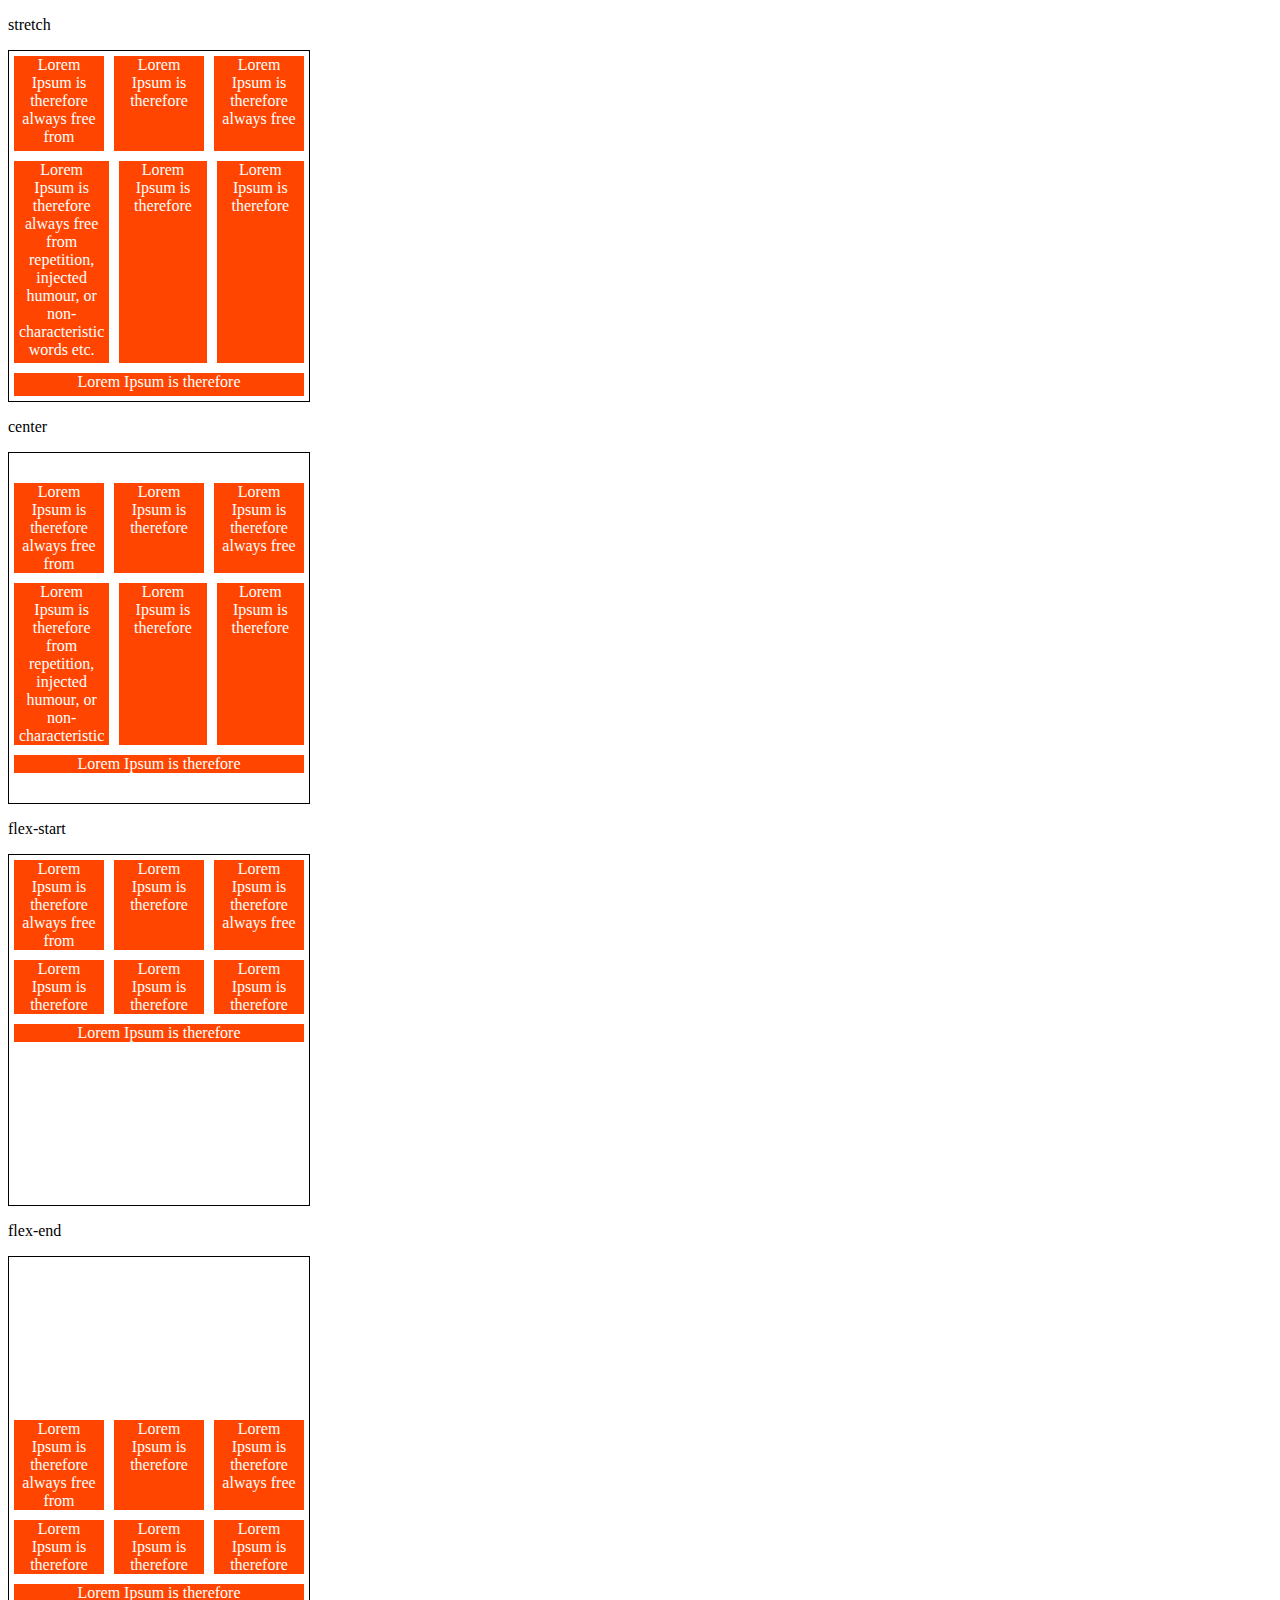
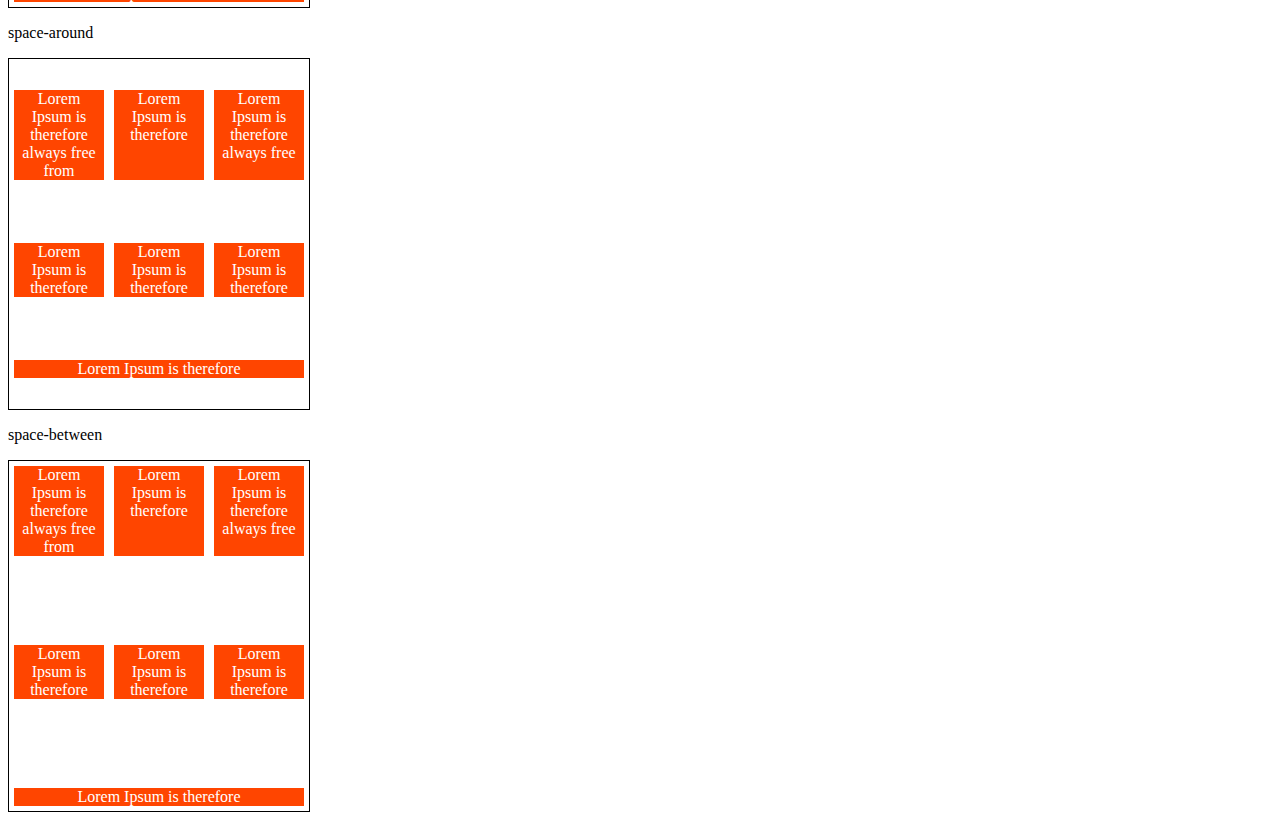
<file: flexbox-project/6-align-content.html>
<!DOCTYPE html>
<html lang="en">
<head>
    <meta charset="UTF-8">
    <meta name="viewport" content="width=device-width, initial-scale=1.0">
    <title>Fundamentos - align content</title>
    <style>
        .container{
            height: 350px;
            max-width: 300px;
            display: flex;
            flex-wrap: wrap;
            border: 1px solid black;
        }

        .item{
            background-color: orangered;
            padding: 0 5px;
            margin: 5px;
            flex: 1;
            text-align: center;
            color: white;
        }
        .stretch{
            align-content: stretch;
        }

        .center{
            align-content: center;
        }

        .flex-start{
            align-content: flex-start;
        }

        .flex-end{
            align-content: flex-end;
        }

        .space-around{
            align-content: space-around;
        }

        .space-between{
            align-content: space-between;
        }
    </style>
</head>
<body>
    <p>stretch</p>
    <div class="container stretch">
        <div class="item">Lorem Ipsum is therefore always free from</div>
        <div class="item">Lorem Ipsum is therefore</div>
        <div class="item">Lorem Ipsum is therefore always free</div>
        <div class="item">Lorem Ipsum is therefore always free from repetition, injected humour, or non-characteristic words etc.</div>
        <div class="item">Lorem Ipsum is therefore</div>
        <div class="item">Lorem Ipsum is therefore</div>
        <div class="item">Lorem Ipsum is therefore</div>
    </div>
    
    <p>center</p>
    <div class="container center">
        <div class="item">Lorem Ipsum is therefore always free from</div>
        <div class="item">Lorem Ipsum is therefore</div>
        <div class="item">Lorem Ipsum is therefore always free</div>
        <div class="item">Lorem Ipsum is therefore from repetition, injected humour, or non-characteristic</div>
        <div class="item">Lorem Ipsum is therefore</div>
        <div class="item">Lorem Ipsum is therefore</div>
        <div class="item">Lorem Ipsum is therefore</div>
    </div>


    <p>flex-start</p>
    <div class="container flex-start">
        <div class="item">Lorem Ipsum is therefore always free from</div>
        <div class="item">Lorem Ipsum is therefore</div>
        <div class="item">Lorem Ipsum is therefore always free</div>
        <div class="item">Lorem Ipsum is therefore</div>
        <div class="item">Lorem Ipsum is therefore</div>
        <div class="item">Lorem Ipsum is therefore</div>
        <div class="item">Lorem Ipsum is therefore</div>
    </div>

    <p>flex-end</p>
    <div class="container flex-end">
        <div class="item">Lorem Ipsum is therefore always free from</div>
        <div class="item">Lorem Ipsum is therefore</div>
        <div class="item">Lorem Ipsum is therefore always free</div>
        <div class="item">Lorem Ipsum is therefore</div>
        <div class="item">Lorem Ipsum is therefore</div>
        <div class="item">Lorem Ipsum is therefore</div>
        <div class="item">Lorem Ipsum is therefore</div>
    </div>

    <p>space-around</p>
    <div class="container space-around">
        <div class="item">Lorem Ipsum is therefore always free from</div>
        <div class="item">Lorem Ipsum is therefore</div>
        <div class="item">Lorem Ipsum is therefore always free</div>
        <div class="item">Lorem Ipsum is therefore</div>
        <div class="item">Lorem Ipsum is therefore</div>
        <div class="item">Lorem Ipsum is therefore</div>
        <div class="item">Lorem Ipsum is therefore</div>
    </div>

    <p>space-between</p>
    <div class="container space-between">
        <div class="item">Lorem Ipsum is therefore always free from</div>
        <div class="item">Lorem Ipsum is therefore</div>
        <div class="item">Lorem Ipsum is therefore always free</div>
        <div class="item">Lorem Ipsum is therefore</div>
        <div class="item">Lorem Ipsum is therefore</div>
        <div class="item">Lorem Ipsum is therefore</div>
        <div class="item">Lorem Ipsum is therefore</div>
    </div>
</body>
</html>
</file>
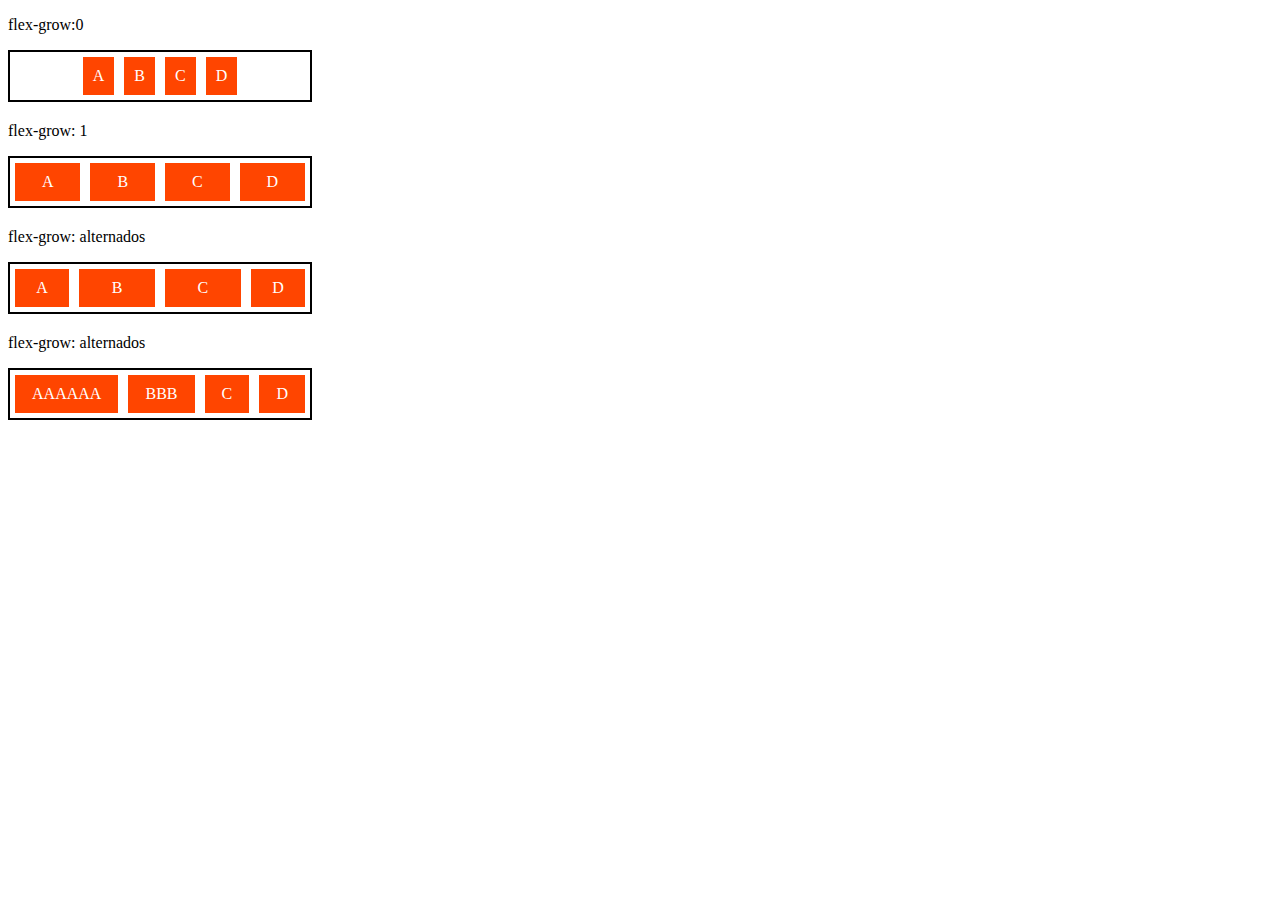
<file: flexbox-project/7-flex-grow.html>
<!DOCTYPE html>
<html lang="en">
<head>
    <meta charset="UTF-8">
    <meta name="viewport" content="width=device-width, initial-scale=1.0">
    <title>Fundamentos - flex grow</title>
    <style>
        .flex-container{
            display: flex;
            border: 2px solid black;
            max-width: 300px;
            margin-bottom: 20px;
            justify-content: center;
        }

        .item{
            background-color: orangered;
            margin: 5px;
            padding: 10px;
            text-align: center;
            color: white;
        }

        .fg-0{
            flex-grow: 0;
        }

        .fg-1{
            flex-grow: 1;
        }

        .fg-2{
            flex-grow: 2;
        }

        .fg-3{
            flex-grow: 3;
        }
    </style>
</head>
<body>
    <p>flex-grow:0</p>
    <div class="flex-container">
        <div class="item fg-0">A</div>
        <div class="item fg-0">B</div>
        <div class="item fg-0">C</div>
        <div class="item fg-0">D</div>
    </div>

    <p>flex-grow: 1</p>
    <div class="flex-container">
        <div class="item fg-1">A</div>
        <div class="item fg-1">B</div>
        <div class="item fg-1">C</div>
        <div class="item fg-1">D</div>
    </div>

    <p>flex-grow: alternados</p>
    <div class="flex-container">
        <div class="item fg-1">A</div>
        <div class="item fg-2">B</div>
        <div class="item fg-2">C</div>
        <div class="item fg-1">D</div>
    </div>
    <p>flex-grow: alternados</p>
    <div class="flex-container">
        <div class="item fg-2">AAAAAA</div>
        <div class="item fg-2">BBB</div>
        <div class="item fg-2">C</div>
        <div class="item fg-2">D</div>
    </div>
</body>
</html>
</file>
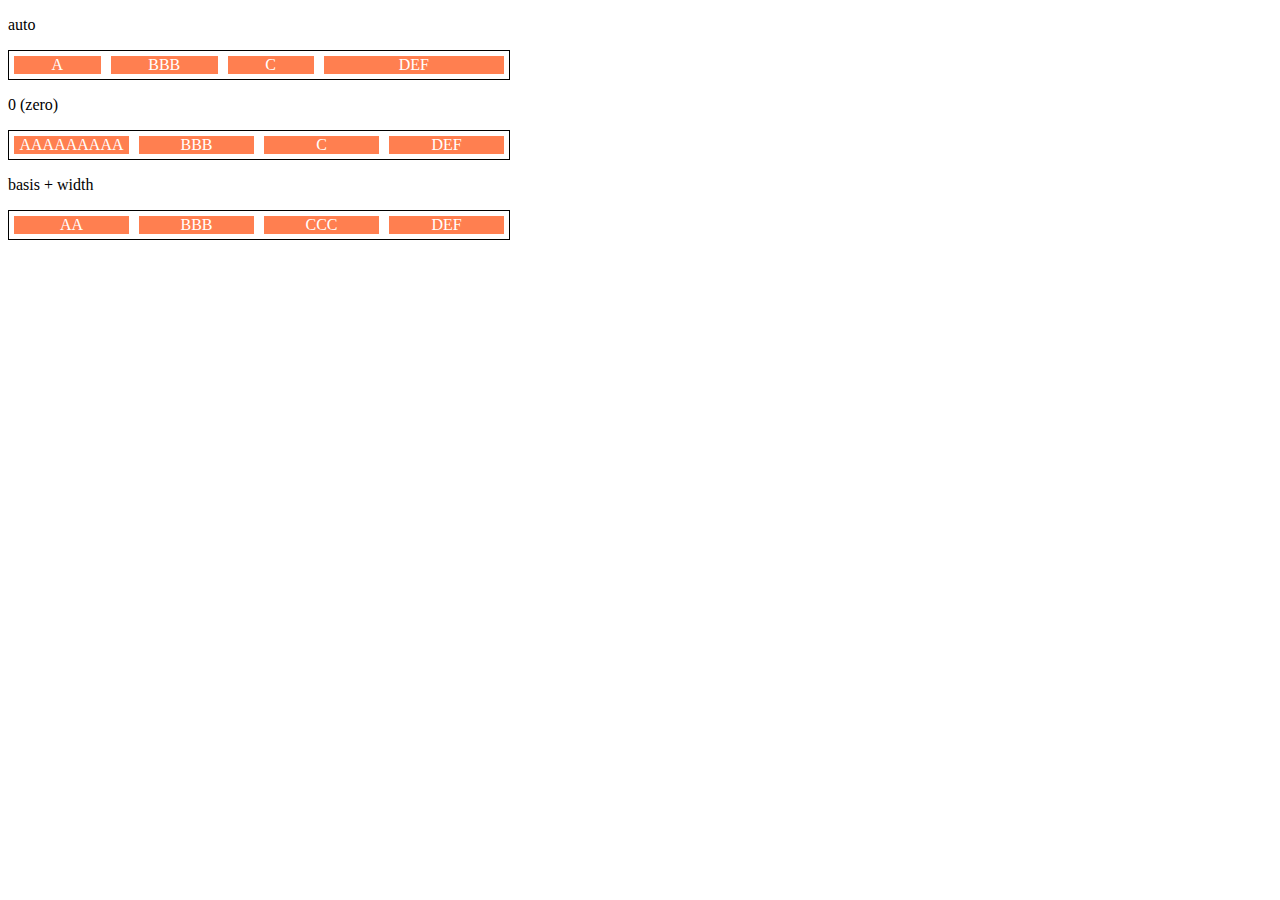
<file: flexbox-project/8-flex-basis.html>
<!DOCTYPE html>
<html lang="en">
<head>
    <meta charset="UTF-8">
    <meta name="viewport" content="width=device-width, initial-scale=1.0">
    <title>Fundamentos - flex basis</title>

    <style>
        .flex-container{
            max-width: 500px;
            border: 1px solid black;
            display: flex;
        }

        .items{
            background-color: coral;
            color: white;
            text-align: center;
            margin: 5px;
        }

        .bauto{
            flex-basis: auto;
        }

        .fg-0{
            flex-grow: 0;
        }

        .fg-1{
            flex-grow: 1;
        }
        
        .fg-2{
            flex-grow: 2;
        }

        .b-0{
            flex-basis: 0;
        }
        
        .w100{
            flex-basis: 50px;
        }
    </style>
</head>
<body>
    <p>auto</p>
    <div class="flex-container">
        <div class="items bauto fg-1">A</div>
        <div class="items bauto fg-1">BBB</div>
        <div class="items bauto fg-1">C</div>
        <div class="items bauto fg-2">DEF</div>
    </div>

    <p>0 (zero)</p>
    <div class="flex-container">
         <div class="items b-0 fg-1">AAAAAAAAA</div>
        <div class="items b-0 fg-1">BBB</div>
        <div class="items b-0 fg-1">C</div>
        <div class="items b-0 fg-1">DEF</div>
    </div>

    <p>basis + width</p>
    <div class="flex-container">
        <div class="items w100 fg-2">AA</div>
       <div class="items w100 fg-2">BBB</div>
       <div class="items w100 fg-2">CCC</div>
       <div class="items w100 fg-2">DEF</div>
   </div>
</body>
</html>
</file>
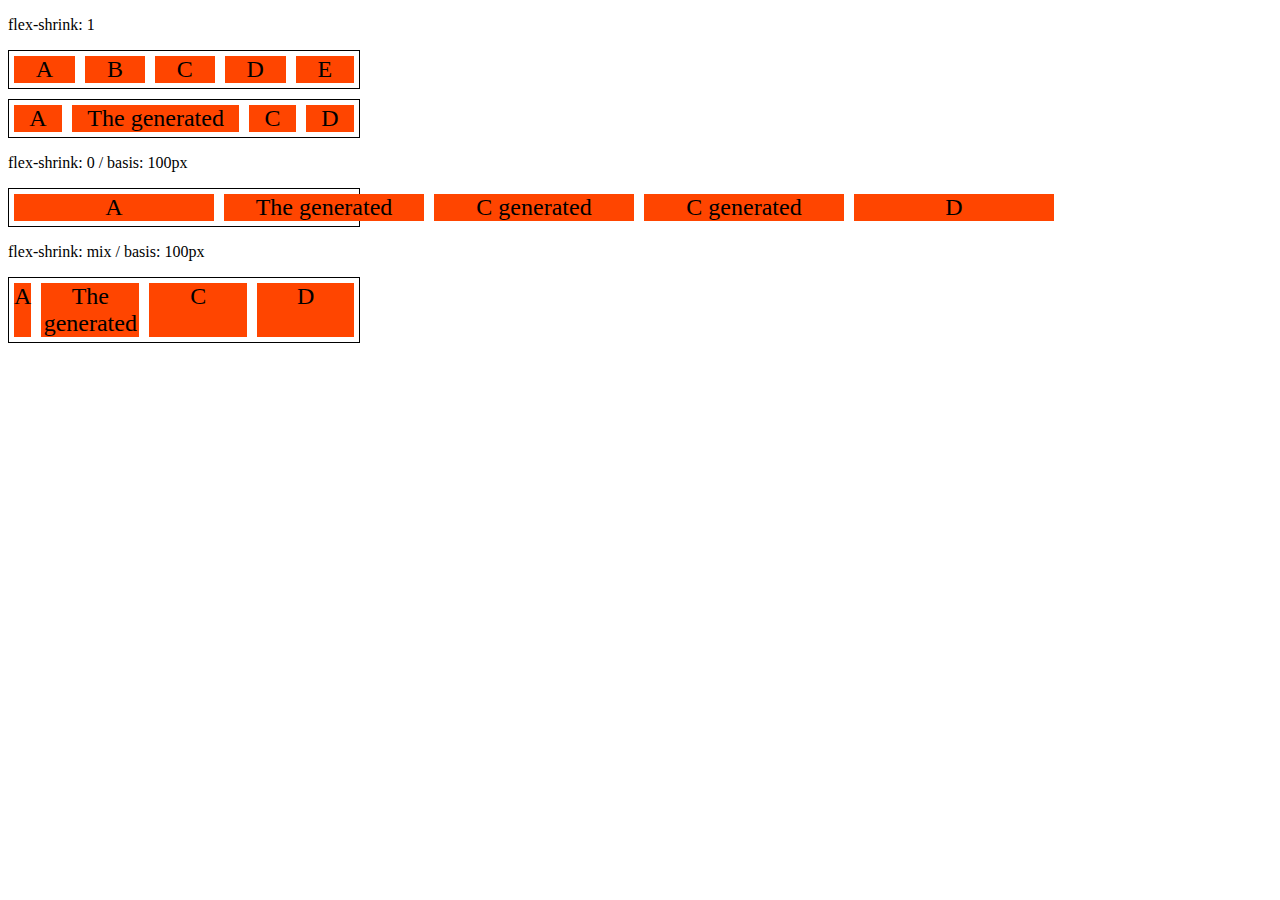
<file: flexbox-project/9-flex-shrink.html>
<!DOCTYPE html>
<html lang="en">
<head>
    <meta charset="UTF-8">
    <meta name="viewport" content="width=device-width, initial-scale=1.0">
    <title>Fundamentos - flex shrink</title>
    <style>
        .flex-container{
            display: flex;
            border: 1px solid black;
            max-width: 350px;
            margin-bottom: 10px;
        }

        .item{
            background-color: orangered;
            font-size: 24px;
            text-align: center;
            margin: 5px;
        }

        .s-1{
            flex-shrink: 1;
        }

        .fg-1{
            flex-grow: 1;
        }

        .s-0{
            flex-shrink: 0;
            flex-basis: 200px;
        }

        .s-2{
            flex-shrink: 2;
            flex-basis: 100px;
        }

        .s-3{
            flex-shrink: 3;
            flex-basis: 100px;
        }
    </style>
</head>
<body>
    <p>flex-shrink: 1</p>
    <div class="flex-container">
         <div class="item s-1 fg-1">A</div>
         <div class="item s-1 fg-1">B</div>
         <div class="item s-1 fg-1">C</div>
         <div class="item s-1 fg-1">D</div>
         <div class="item s-1 fg-1">E</div>
    </div>
    <div class="flex-container">
        <div class="item s-1 fg-1">A</div>
        <div class="item s-1 fg-1">The generated</div>
        <div class="item s-1 fg-1">C</div>
        <div class="item s-1 fg-1">D</div>
   </div>

   <p>flex-shrink: 0 / basis: 100px</p>
   <div class="flex-container">
        <div class="item s-0 fg-1">A</div>
        <div class="item s-0 fg-1">The generated</div>
        <div class="item s-0 fg-1">C generated</div>
        <div class="item s-0 fg-1">C generated</div>
        <div class="item s-0 fg-1">D</div>
    </div>

    <p>flex-shrink: mix / basis: 100px</p>
    <div class="flex-container">
        <div class="item s-1 fg-1">A</div>
        <div class="item s-2 fg-1">The generated</div>
        <div class="item s-2 fg-1">C</div>
        <div class="item s-3 fg-1">D</div>
   </div>
</body>
</html>
</file>
<file: petgram-project/style.css>
*{
    padding: 0;
    margin: 0;
    box-sizing: border-box;
    text-decoration: none;
    font-family: sans-serif;
    font-size: 14px;
}

body {
    width: 100%;
    min-height: 100vh;
    background-color: rgb(243, 243, 243);
    margin: 0;
    padding: 0;
    display: flex;
    justify-content: center;
}

.petgram-page{
    display: flex;
    align-items: center;
    justify-content: center;
    width: 60%;
    height: 100vh;
}

.petgram-phone{
    display: flex;
    align-items: center;
    justify-content: center;
    width: 50%;
}

.phone-image{
    height: 40rem;
}

.petgram-continue{
    display: flex;
    align-items: center;
    justify-content: space-around;
    flex-direction: column;
    width: 50%;
    min-height: 34rem;
}

.petgram-profile{
    display: flex;
    justify-content: center;
    align-items: center;
    border-radius: 50%;
    overflow: hidden;

}

.petgram-profile img{
    height: 110px;
}

.petgram-logo{
    height: 70px;
}

.group{
    display: flex;
    justify-content: space-between;
    align-items: center;
    flex-direction: column;
    background-color: #ffff;
    width: 100%;
    padding: 1.2rem 0;
    border: 1px solid lightgray;
    min-height: 25rem;
}

.petgram-login{
    background-color: #0095e6;
    color: white;
    padding: 8px;
    border-radius: 4px;
}

.petgram-logout{
    color: #0095e6;
    margin-top: 1rem;
}

@media (max-width: 1024px) {
    .petgram-page{
        width: 90%;
    }
}

@media (max-width: 650px) {
    body{
     background-color: #ffff;
    }
   
    .petgram-page{
        width: 90%;
    }

    .petgram-phone{
        display: none;
    }

    .petgram-continue{
        width: 100%;
    }

    .group{
        border: 1px solid transparent;
    }
}
</file>
<file: flexbox-project/flex-projeto/style.css>
*{
    margin: 0;
    padding: 0;
    font-family: 'Open Sans', sans-serif;
}

ul{
    list-style: none;
    margin: 0;
    padding: 0;
}

ul li a{
    text-decoration: none;
}

div img{
    display: block;
    width: 100%;
}

.flex-container {
    display: flex;
    max-width: 992px;
    margin: auto;
    width: 100%;
    min-width: 320px;
}

header{
    background-color: #122a57;
    height: 100px;
    display: flex;
    align-items: center;
    color: #fff;
}

header .list-items{
    display: flex;
    max-width: 260px;
    width: 100%;
    justify-content: space-between;
    align-items: center;
}

.list-items li a{
    color: #fff;
}

header .menu{
    justify-content: space-between;
}

.apresentacao{
    height: 100vh;
    align-items: center;
    justify-content: space-between;
}

.apresentacao .texto-apresentacao{
    min-height: 200px;
    width: 100%;
}

.texto-apresentacao h1{
    color: #122a57;
    font-size: 48px;
    margin-bottom: 10px;
}

.btm{
    background-color: #122a57;
    color: #fff;
    text-align: center;
    border-radius: 30px;
    width: 220px;
    display: block;
    text-decoration: none;
    height: 50px;
    line-height: 50px;
    margin-top: 10px;
    margin-bottom: 10px;
}

#quem-somos{
    flex-direction: row-reverse;
    align-items: center;
    justify-content: space-between;
}

#quem-somos h2{
    font-size: 32px;
    color: #122a57;
    display: flex;
    margin-bottom: 20px;
}

#quem-somos h2::before{
    content: "";
    height: 50px;
    width: 5px;
    margin-right: 5px;
    background-color: #122a57;
    position: relative;
}

#quem-somos p{
    margin-bottom: 10px;
    width: 90%;
}

#quem-somos img{
    min-width: 420px;
}

.container-externo{
    background-color: #122a57;
    width: 100%;
}

#servicos{
    flex-direction: column;
    padding-top: 50px;
    padding-bottom: 100px;

}

#servicos h2{
    color: #fff;
    font-size: 32px;
    margin-bottom: 20px;
}

.list-servicos{
    display: flex;
    justify-content: space-between;
}

.list-servicos .item-servico{
    text-align: center;
}

.item-servico a{
    width: 120px;
    background-color: #fff;
    border-radius: 30px;
    height: 50px;
    text-align: center;
    margin-top: 20px;
    line-height: 50px;
    padding: 5px 10px;
    color: #122a57;
    font-size: 14px;
    text-decoration: none;
    font-weight: 700;

}

.item-servico p{
    font-weight: 700;
    font-size: 18px;
    color: #fff;
    margin-top: 20px;
}

.item-servico img{
    width: 80%;
    margin: auto;
}

#planos{
    flex-direction: column;
    min-height: 100vh;
    padding-top: 50px;
}

#planos h2{
    font-size: 32px;
}

.list-planos{
    display: flex;
    align-items: flex-end;
    justify-content: space-between;
}

.item-plano{
    flex: 1;
    border: 3px solid #122a57;
    border-radius: 20px;
    margin-right: 20px;
    padding: 10px;
    max-width: 240px;
    
}

.item-plano .btm{
    margin: auto;
    margin-bottom: 20px;
}

.item-plano h3{
    font-size: 24px;
    display: flex;
    flex-direction: column;
    text-align: center;
    margin-top: 20px;
}

.item-plano h3::after{
    content: "";
    background-color: #122a57;
    width: 100%;
    height: 3px;
    margin-top: 20px;
    margin-bottom: 10px;
}

.item-plano ul{
    padding: 10px 20px;
    display: flex;
    flex-direction: column;
    margin-bottom: 10px;
}

.item-plano ul li {
    display: flex;
    flex-wrap: nowrap;
    align-items: center;
}

.item-plano ul li::before {
    content: "";
    width: 7px;
    height: 7px;
    background-color: #122a57;
    margin-right: 10px;
    border-radius: 50%;
}

footer{
    background-color: #122a57;
    height: 70px;
    display: flex;
    align-items: center;
}

footer .flex-container{
    justify-content: space-between;
    color: #fff;
}

/* mobile */
@media(max-width: 992px){
    .flex-container{
        flex-direction: column;
    }

    .apresentacao{
        flex-direction: column-reverse;
    }

    .apresentacao .texto-apresentacao{
        width: 100%;
    }

    #quem-somos{
        flex-direction: column-reverse;
        margin-bottom: 20px;
    }

    #quem-somos img{
        min-width: 320px;
        margin: auto;
    }

    .list-servicos{
        flex-direction: column;
    }

    .item-servico img{
        width: 50%;
        margin: auto;
    }

    .list-planos{
        flex-direction: column;
        align-items: flex-start;
        margin-bottom: 20px;
    }

    .list-planos .item-plano{
        max-width: 90%;
        margin: auto;
        width: 100%;
        margin-bottom: 20px;
    }
}
</file>
